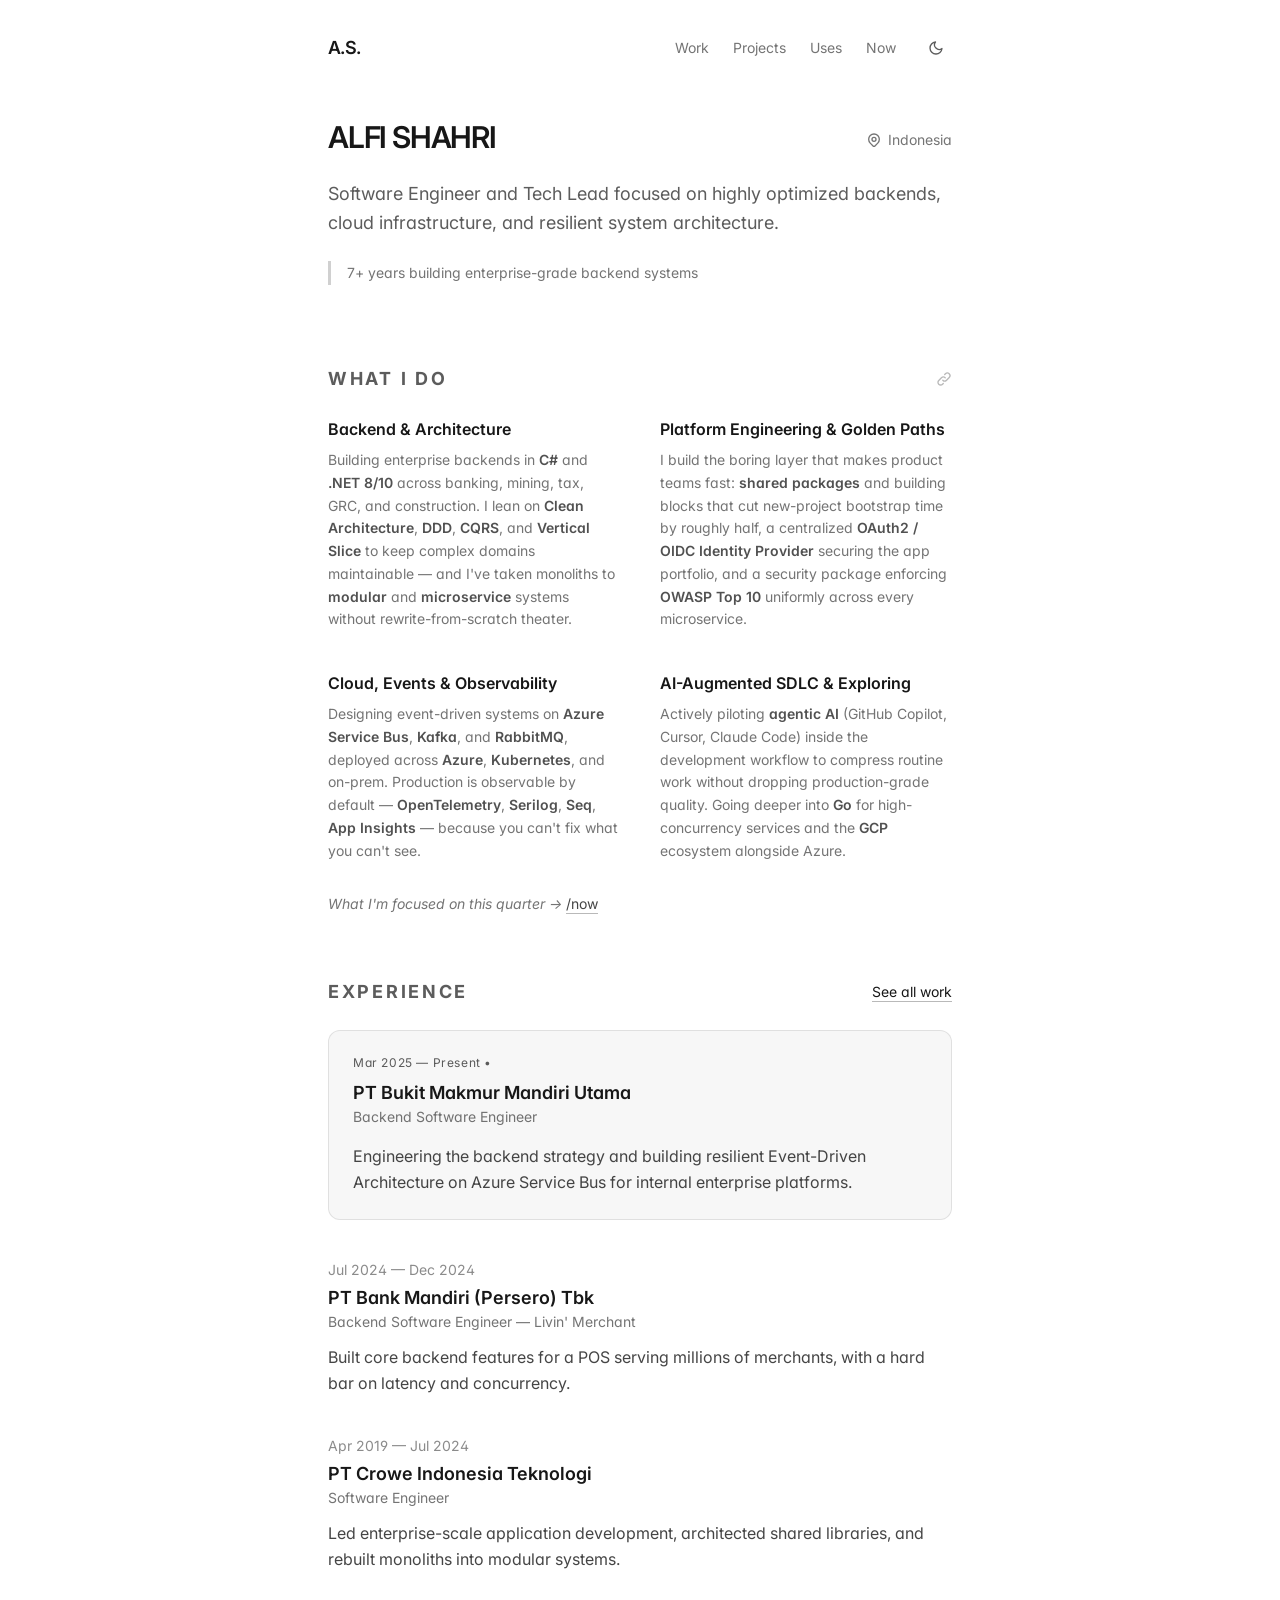
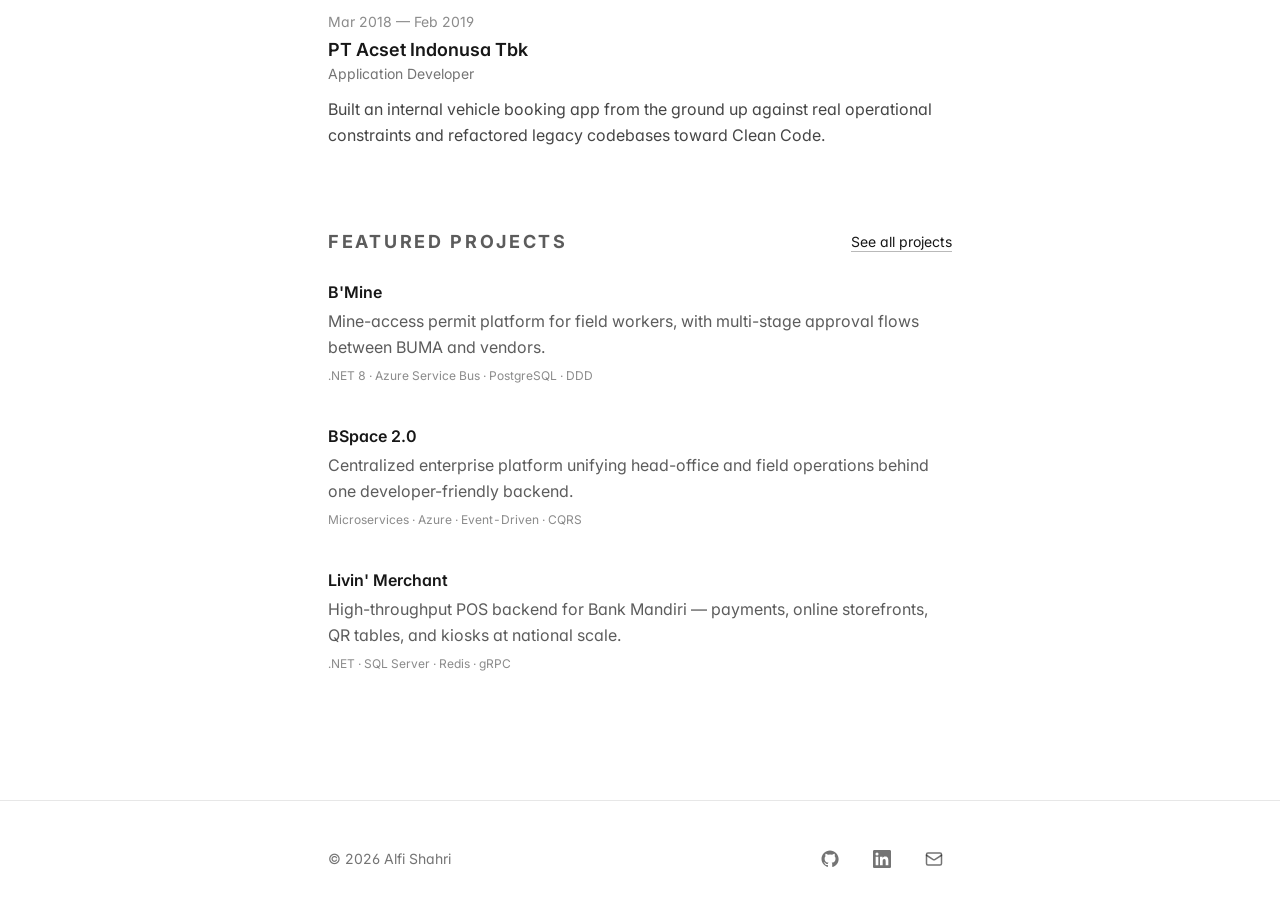
<file: index.html>
<!DOCTYPE html><html lang="en" class="scroll-smooth"> <head><meta charset="UTF-8"><meta name="viewport" content="width=device-width, initial-scale=1"><meta name="description" content="Senior Software Engineer and Tech Lead focused on highly optimized backends, cloud infrastructure, and resilient system architecture."><meta name="generator" content="Astro v6.1.6"><title>Alfi Shahri — Software Engineer</title><link rel="icon" href="/favicon.svg" type="image/svg+xml"><link rel="preconnect" href="https://fonts.googleapis.com"><link rel="preconnect" href="https://fonts.gstatic.com" crossorigin><link href="https://fonts.googleapis.com/css2?family=Inter:wght@400;500;600;700&display=swap" rel="stylesheet"><script>
      (() => {
        const stored = localStorage.getItem('theme');
        const prefersDark = window.matchMedia('(prefers-color-scheme: dark)').matches;
        const theme = stored ?? (prefersDark ? 'dark' : 'light');
        document.documentElement.classList.toggle('dark', theme === 'dark');
      })();
    </script><link rel="stylesheet" href="/_astro/Section.Ww2ripwa.css"></head> <body class="min-h-screen flex flex-col"> <header class="w-full"> <div class="max-w-readable mx-auto px-6 py-8 flex items-center justify-between"> <a href="/" class="font-semibold tracking-tightest text-lg no-underline">A.S.</a> <nav class="flex items-center gap-6 text-sm"> <a href="/work" class="no-underline text-ink/60 dark:text-paper/60 hover:text-ink dark:hover:text-paper"> Work </a><a href="/projects" class="no-underline text-ink/60 dark:text-paper/60 hover:text-ink dark:hover:text-paper"> Projects </a><a href="/uses" class="no-underline text-ink/60 dark:text-paper/60 hover:text-ink dark:hover:text-paper"> Uses </a><a href="/now" class="no-underline text-ink/60 dark:text-paper/60 hover:text-ink dark:hover:text-paper"> Now </a> <button id="theme-toggle" type="button" aria-label="Toggle color theme" class="inline-flex items-center justify-center w-8 h-8 rounded-full text-ink/70 dark:text-paper/70 hover:text-ink dark:hover:text-paper transition-colors"> <svg class="block dark:hidden" xmlns="http://www.w3.org/2000/svg" width="16" height="16" viewBox="0 0 24 24" fill="none" stroke="currentColor" stroke-width="2" stroke-linecap="round" stroke-linejoin="round"><path d="M21 12.79A9 9 0 1 1 11.21 3 7 7 0 0 0 21 12.79Z"></path></svg> <svg class="hidden dark:block" xmlns="http://www.w3.org/2000/svg" width="16" height="16" viewBox="0 0 24 24" fill="none" stroke="currentColor" stroke-width="2" stroke-linecap="round" stroke-linejoin="round"><circle cx="12" cy="12" r="4"></circle><path d="M12 2v2M12 20v2M4.93 4.93l1.41 1.41M17.66 17.66l1.41 1.41M2 12h2M20 12h2M4.93 19.07l1.41-1.41M17.66 6.34l1.41-1.41"></path></svg> </button> <script>
  (() => {
    const btn = document.getElementById('theme-toggle');
    if (!btn) return;
    btn.addEventListener('click', () => {
      const isDark = document.documentElement.classList.toggle('dark');
      localStorage.setItem('theme', isDark ? 'dark' : 'light');
    });
  })();
</script> </nav> </div> </header> <main class="flex-1">   <section class="max-w-readable mx-auto px-6 pt-6 pb-12"> <div class="flex flex-col sm:flex-row sm:items-baseline sm:justify-between gap-2 mb-6"> <h1 class="font-display text-3xl sm:text-xl md:text-3xl leading-[1.15] tracking-tightest font-semibold">
ALFI SHAHRI
</h1> <p class="text-sm text-ink/60 dark:text-paper/60 flex items-center gap-1.5 whitespace-nowrap"> <svg class="size-4" fill="none" stroke="currentColor" viewBox="0 0 24 24" xmlns="http://www.w3.org/2000/svg"><path stroke-linecap="round" stroke-linejoin="round" stroke-width="2" d="M17.657 16.657L13.414 20.9a1.998 1.998 0 01-2.827 0l-4.243-4.243a8 8 0 1111.314 0zb"></path><path stroke-linecap="round" stroke-linejoin="round" stroke-width="2" d="M15 11a3 3 0 11-6 0 3 3 0 016 0z"></path></svg>
Indonesia
</p> </div> <p class="text-lg text-ink/70 dark:text-paper/70 leading-relaxed">
Software Engineer and Tech Lead focused on highly optimized backends,
      cloud infrastructure, and resilient system architecture.
</p> <p class="mt-6 text-sm text-ink/60 dark:text-paper/60 border-l-[3px] border-ink/20 dark:border-paper/20 pl-4 py-0.5">
7+ years building enterprise-grade backend systems
</p> </section>  <section id="what-i-do" class="max-w-readable mx-auto px-6 py-8 "> <div class="flex items-center justify-between mb-6"> <h2 class="text-lg font-bold uppercase tracking-[0.15em] text-ink/70 dark:text-paper/70"> What I do </h2> <a href="#what-i-do" class="text-ink/30 hover:text-ink dark:text-paper/30 dark:hover:text-paper transition-colors" aria-label="Link to What I do"> <svg class="size-4" fill="none" stroke="currentColor" viewBox="0 0 24 24" xmlns="http://www.w3.org/2000/svg"> <path stroke-linecap="round" stroke-linejoin="round" stroke-width="2" d="M13.828 10.172a4 4 0 00-5.656 0l-4 4a4 4 0 105.656 5.656l1.102-1.101m-.758-4.899a4 4 0 005.656 0l4-4a4 4 0 00-5.656-5.656l-1.1 1.1"></path> </svg> </a> </div>  <div class="grid grid-cols-1 sm:grid-cols-2 gap-10"> <div> <h3 class="font-semibold text-base mb-2">Backend &amp; Architecture</h3> <p class="text-ink/60 dark:text-paper/60 leading-relaxed text-sm">Building enterprise backends in <strong class='font-semibold text-ink/75 dark:text-paper/75'>C#</strong> and <strong class='font-semibold text-ink/75 dark:text-paper/75'>.NET 8/10</strong> across banking, mining, tax, GRC, and construction. I lean on <strong class='font-semibold text-ink/75 dark:text-paper/75'>Clean Architecture</strong>, <strong class='font-semibold text-ink/75 dark:text-paper/75'>DDD</strong>, <strong class='font-semibold text-ink/75 dark:text-paper/75'>CQRS</strong>, and <strong class='font-semibold text-ink/75 dark:text-paper/75'>Vertical Slice</strong> to keep complex domains maintainable — and I've taken monoliths to <strong class='font-semibold text-ink/75 dark:text-paper/75'>modular</strong> and <strong class='font-semibold text-ink/75 dark:text-paper/75'>microservice</strong> systems without rewrite-from-scratch theater.</p> </div><div> <h3 class="font-semibold text-base mb-2">Platform Engineering &amp; Golden Paths</h3> <p class="text-ink/60 dark:text-paper/60 leading-relaxed text-sm">I build the boring layer that makes product teams fast: <strong class='font-semibold text-ink/75 dark:text-paper/75'>shared packages</strong> and building blocks that cut new-project bootstrap time by roughly half, a centralized <strong class='font-semibold text-ink/75 dark:text-paper/75'>OAuth2 / OIDC Identity Provider</strong> securing the app portfolio, and a security package enforcing <strong class='font-semibold text-ink/75 dark:text-paper/75'>OWASP Top 10</strong> uniformly across every microservice.</p> </div><div> <h3 class="font-semibold text-base mb-2">Cloud, Events &amp; Observability</h3> <p class="text-ink/60 dark:text-paper/60 leading-relaxed text-sm">Designing event-driven systems on <strong class='font-semibold text-ink/75 dark:text-paper/75'>Azure Service Bus</strong>, <strong class='font-semibold text-ink/75 dark:text-paper/75'>Kafka</strong>, and <strong class='font-semibold text-ink/75 dark:text-paper/75'>RabbitMQ</strong>, deployed across <strong class='font-semibold text-ink/75 dark:text-paper/75'>Azure</strong>, <strong class='font-semibold text-ink/75 dark:text-paper/75'>Kubernetes</strong>, and on-prem. Production is observable by default — <strong class='font-semibold text-ink/75 dark:text-paper/75'>OpenTelemetry</strong>, <strong class='font-semibold text-ink/75 dark:text-paper/75'>Serilog</strong>, <strong class='font-semibold text-ink/75 dark:text-paper/75'>Seq</strong>, <strong class='font-semibold text-ink/75 dark:text-paper/75'>App Insights</strong> — because you can't fix what you can't see.</p> </div><div> <h3 class="font-semibold text-base mb-2">AI-Augmented SDLC &amp; Exploring</h3> <p class="text-ink/60 dark:text-paper/60 leading-relaxed text-sm">Actively piloting <strong class='font-semibold text-ink/75 dark:text-paper/75'>agentic AI</strong> (GitHub Copilot, Cursor, Claude Code) inside the development workflow to compress routine work without dropping production-grade quality. Going deeper into <strong class='font-semibold text-ink/75 dark:text-paper/75'>Go</strong> for high-concurrency services and the <strong class='font-semibold text-ink/75 dark:text-paper/75'>GCP</strong> ecosystem alongside Azure.</p> </div> </div> <p class="mt-8 text-sm italic text-ink/60 dark:text-paper/60">
What I'm focused on this quarter →
<a href="/now" class="text-ink/80 dark:text-paper/80 hover:text-ink dark:hover:text-paper underline underline-offset-4 not-italic">/now</a> </p>  </section>  <section id="work" class="max-w-readable mx-auto px-6 py-8 "> <div class="flex items-center justify-between mb-6"> <h2 class="text-lg font-bold uppercase tracking-[0.15em] text-ink/70 dark:text-paper/70"> Experience </h2> <a href="/work" class="text-sm underline underline-offset-4 decoration-ink/30 dark:decoration-paper/30 hover:decoration-ink dark:hover:decoration-paper text-ink dark:text-paper transition-colors"> See all work </a> </div>  <ol class="space-y-10"> <li> <div class="p-6 rounded-xl bg-ink/[0.03] dark:bg-paper/[0.03] border border-ink/10 dark:border-paper/10"> <p class="text-xs text-ink/70 dark:text-paper/70 tracking-wider mb-2"> Mar 2025 — Present &bull;
</p> <div class="mb-4"> <p class="font-semibold text-lg">PT Bukit Makmur Mandiri Utama</p> <p class="text-ink/60 dark:text-paper/60 text-sm"> Backend Software Engineer </p> </div> <p class="text-ink/80 dark:text-paper/80 leading-relaxed"> Engineering the backend strategy and building resilient Event-Driven Architecture on Azure Service Bus for internal enterprise platforms. </p> </div> </li><li> <div class="mb-4"> <p class="text-ink/50 dark:text-paper/50 text-sm mb-1"> Jul 2024 — Dec 2024 </p> <p class="font-semibold text-lg">PT Bank Mandiri (Persero) Tbk</p> <p class="text-ink/60 dark:text-paper/60 text-sm mb-3"> Backend Software Engineer — Livin&#39; Merchant </p> <p class="text-ink/80 dark:text-paper/80 leading-relaxed"> Built core backend features for a POS serving millions of merchants, with a hard bar on latency and concurrency. </p> </div> </li><li> <div class="mb-4"> <p class="text-ink/50 dark:text-paper/50 text-sm mb-1"> Apr 2019 — Jul 2024 </p> <p class="font-semibold text-lg">PT Crowe Indonesia Teknologi</p> <p class="text-ink/60 dark:text-paper/60 text-sm mb-3"> Software Engineer </p> <p class="text-ink/80 dark:text-paper/80 leading-relaxed"> Led enterprise-scale application development, architected shared libraries, and rebuilt monoliths into modular systems. </p> </div> </li><li> <div class="mb-4"> <p class="text-ink/50 dark:text-paper/50 text-sm mb-1"> Mar 2018 — Feb 2019 </p> <p class="font-semibold text-lg">PT Acset Indonusa Tbk</p> <p class="text-ink/60 dark:text-paper/60 text-sm mb-3"> Application Developer </p> <p class="text-ink/80 dark:text-paper/80 leading-relaxed"> Built an internal vehicle booking app from the ground up against real operational constraints and refactored legacy codebases toward Clean Code. </p> </div> </li> </ol>  </section>  <section id="projects" class="max-w-readable mx-auto px-6 py-8 "> <div class="flex items-center justify-between mb-6"> <h2 class="text-lg font-bold uppercase tracking-[0.15em] text-ink/70 dark:text-paper/70"> Featured projects </h2> <a href="/projects" class="text-sm underline underline-offset-4 decoration-ink/30 dark:decoration-paper/30 hover:decoration-ink dark:hover:decoration-paper text-ink dark:text-paper transition-colors"> See all projects </a> </div>  <div class="space-y-10"> <article> <h3 class="font-semibold text-base mb-1">B&#39;Mine</h3> <p class="text-ink/70 dark:text-paper/70 leading-relaxed"> Mine-access permit platform for field workers, with multi-stage approval flows between BUMA and vendors. </p> <p class="mt-2 text-xs text-ink/50 dark:text-paper/50 tabular-nums"> .NET 8 · Azure Service Bus · PostgreSQL · DDD </p> </article><article> <h3 class="font-semibold text-base mb-1">BSpace 2.0</h3> <p class="text-ink/70 dark:text-paper/70 leading-relaxed"> Centralized enterprise platform unifying head-office and field operations behind one developer-friendly backend. </p> <p class="mt-2 text-xs text-ink/50 dark:text-paper/50 tabular-nums"> Microservices · Azure · Event-Driven · CQRS </p> </article><article> <h3 class="font-semibold text-base mb-1">Livin&#39; Merchant</h3> <p class="text-ink/70 dark:text-paper/70 leading-relaxed"> High-throughput POS backend for Bank Mandiri — payments, online storefronts, QR tables, and kiosks at national scale. </p> <p class="mt-2 text-xs text-ink/50 dark:text-paper/50 tabular-nums"> .NET · SQL Server · Redis · gRPC </p> </article> </div>  </section>  </main> <footer class="w-full border-t border-ink/10 dark:border-paper/10 mt-24"> <div class="max-w-readable mx-auto px-6 py-10 flex flex-col sm:flex-row items-start sm:items-center justify-between gap-4 text-sm text-ink/60 dark:text-paper/60"> <p>© 2026 Alfi Shahri</p> <ul class="flex items-center gap-4"> <li> <a href="https://github.com/alshadev" target="_blank" rel="noopener noreferrer" aria-label="GitHub" title="GitHub" class="inline-flex items-center justify-center w-9 h-9 rounded-full no-underline text-ink/60 dark:text-paper/60 hover:text-ink dark:hover:text-paper hover:bg-ink/[0.05] dark:hover:bg-paper/[0.05] transition-colors"> <svg xmlns="http://www.w3.org/2000/svg" width="18" height="18" viewBox="0 0 24 24" fill="currentColor" aria-hidden="true"> <path d="M12 .5C5.73.5.67 5.56.67 11.83c0 5.02 3.25 9.27 7.76 10.77.57.1.78-.25.78-.55 0-.27-.01-1.17-.02-2.13-3.16.69-3.83-1.34-3.83-1.34-.52-1.32-1.27-1.67-1.27-1.67-1.04-.71.08-.69.08-.69 1.15.08 1.76 1.18 1.76 1.18 1.02 1.75 2.68 1.24 3.33.95.1-.74.4-1.24.73-1.53-2.52-.29-5.17-1.26-5.17-5.61 0-1.24.44-2.25 1.17-3.04-.12-.29-.51-1.45.11-3.01 0 0 .96-.31 3.14 1.16a10.9 10.9 0 015.72 0c2.18-1.47 3.14-1.16 3.14-1.16.62 1.56.23 2.72.11 3.01.73.79 1.17 1.8 1.17 3.04 0 4.36-2.66 5.31-5.19 5.59.41.36.78 1.06.78 2.13 0 1.54-.01 2.78-.01 3.16 0 .31.21.66.79.55 4.5-1.5 7.75-5.75 7.75-10.77C23.33 5.56 18.27.5 12 .5z"></path> </svg>   </a> </li><li> <a href="https://www.linkedin.com/in/alfishahri/" target="_blank" rel="noopener noreferrer" aria-label="LinkedIn" title="LinkedIn" class="inline-flex items-center justify-center w-9 h-9 rounded-full no-underline text-ink/60 dark:text-paper/60 hover:text-ink dark:hover:text-paper hover:bg-ink/[0.05] dark:hover:bg-paper/[0.05] transition-colors">  <svg xmlns="http://www.w3.org/2000/svg" width="18" height="18" viewBox="0 0 24 24" fill="currentColor" aria-hidden="true"> <path d="M20.45 20.45h-3.56v-5.57c0-1.33-.02-3.04-1.85-3.04-1.86 0-2.14 1.45-2.14 2.94v5.67H9.34V9h3.42v1.56h.05c.48-.9 1.64-1.85 3.38-1.85 3.61 0 4.27 2.37 4.27 5.46v6.28zM5.34 7.43a2.06 2.06 0 110-4.12 2.06 2.06 0 010 4.12zM7.12 20.45H3.56V9h3.56v11.45zM22.22 0H1.77C.79 0 0 .77 0 1.72v20.56C0 23.23.79 24 1.77 24h20.45c.99 0 1.78-.77 1.78-1.72V1.72C24 .77 23.21 0 22.22 0z"></path> </svg>  </a> </li><li> <a href="mailto:alfishahri.dev@gmail.com" aria-label="Email" title="Email" class="inline-flex items-center justify-center w-9 h-9 rounded-full no-underline text-ink/60 dark:text-paper/60 hover:text-ink dark:hover:text-paper hover:bg-ink/[0.05] dark:hover:bg-paper/[0.05] transition-colors">   <svg xmlns="http://www.w3.org/2000/svg" width="18" height="18" viewBox="0 0 24 24" fill="none" stroke="currentColor" stroke-width="2" stroke-linecap="round" stroke-linejoin="round" aria-hidden="true"> <rect width="20" height="16" x="2" y="4" rx="2"></rect> <path d="m22 7-8.97 5.7a1.94 1.94 0 0 1-2.06 0L2 7"></path> </svg> </a> </li> </ul> </div> </footer> </body></html>
</file>
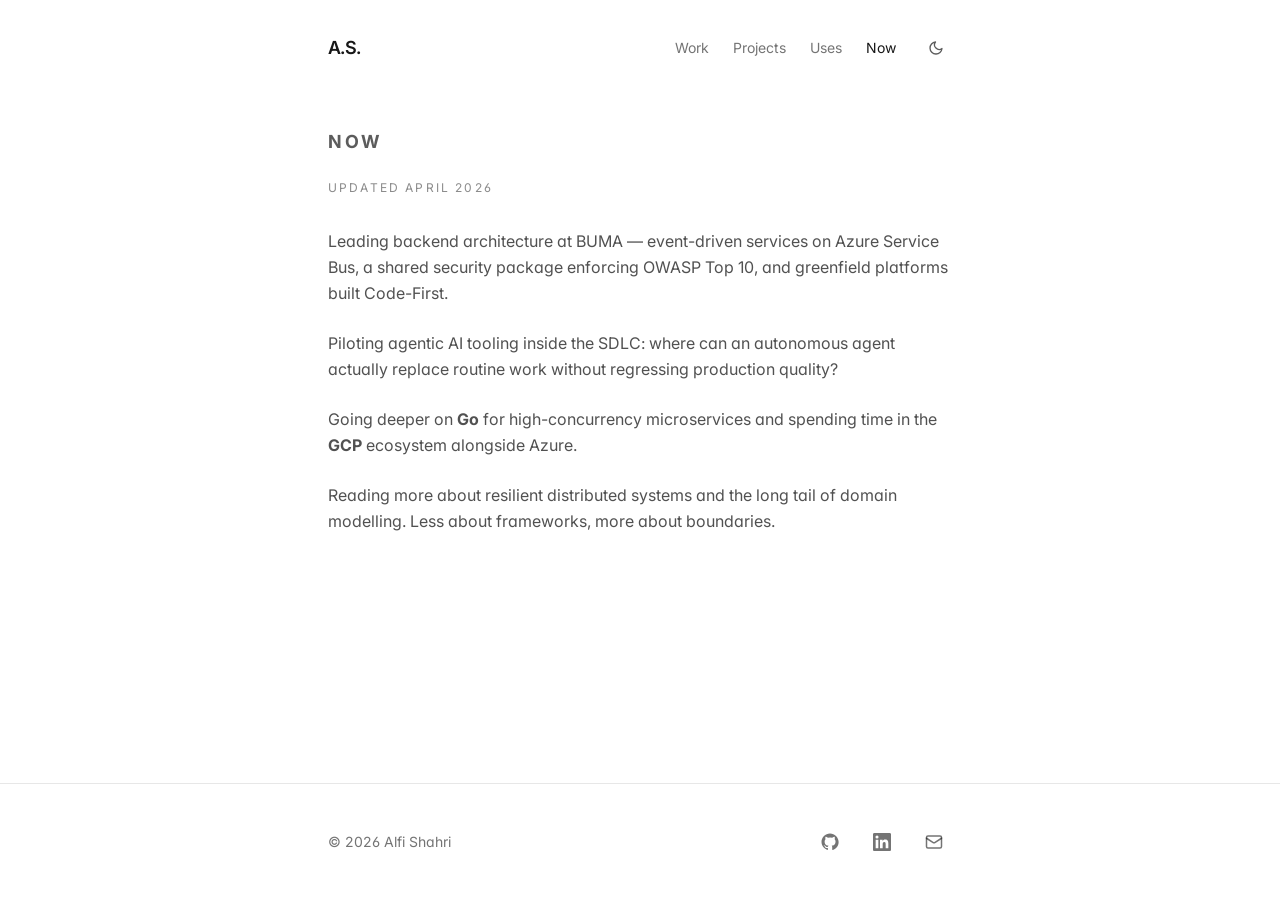
<file: now/index.html>
<!DOCTYPE html><html lang="en" class="scroll-smooth"> <head><meta charset="UTF-8"><meta name="viewport" content="width=device-width, initial-scale=1"><meta name="description" content="What I'm currently focused on."><meta name="generator" content="Astro v6.1.6"><title>Now — Alfi Shahri</title><link rel="icon" href="/favicon.svg" type="image/svg+xml"><link rel="preconnect" href="https://fonts.googleapis.com"><link rel="preconnect" href="https://fonts.gstatic.com" crossorigin><link href="https://fonts.googleapis.com/css2?family=Inter:wght@400;500;600;700&display=swap" rel="stylesheet"><script>
      (() => {
        const stored = localStorage.getItem('theme');
        const prefersDark = window.matchMedia('(prefers-color-scheme: dark)').matches;
        const theme = stored ?? (prefersDark ? 'dark' : 'light');
        document.documentElement.classList.toggle('dark', theme === 'dark');
      })();
    </script><link rel="stylesheet" href="/_astro/Section.Ww2ripwa.css"></head> <body class="min-h-screen flex flex-col"> <header class="w-full"> <div class="max-w-readable mx-auto px-6 py-8 flex items-center justify-between"> <a href="/" class="font-semibold tracking-tightest text-lg no-underline">A.S.</a> <nav class="flex items-center gap-6 text-sm"> <a href="/work" class="no-underline text-ink/60 dark:text-paper/60 hover:text-ink dark:hover:text-paper"> Work </a><a href="/projects" class="no-underline text-ink/60 dark:text-paper/60 hover:text-ink dark:hover:text-paper"> Projects </a><a href="/uses" class="no-underline text-ink/60 dark:text-paper/60 hover:text-ink dark:hover:text-paper"> Uses </a><a href="/now" class="no-underline text-ink dark:text-paper"> Now </a> <button id="theme-toggle" type="button" aria-label="Toggle color theme" class="inline-flex items-center justify-center w-8 h-8 rounded-full text-ink/70 dark:text-paper/70 hover:text-ink dark:hover:text-paper transition-colors"> <svg class="block dark:hidden" xmlns="http://www.w3.org/2000/svg" width="16" height="16" viewBox="0 0 24 24" fill="none" stroke="currentColor" stroke-width="2" stroke-linecap="round" stroke-linejoin="round"><path d="M21 12.79A9 9 0 1 1 11.21 3 7 7 0 0 0 21 12.79Z"></path></svg> <svg class="hidden dark:block" xmlns="http://www.w3.org/2000/svg" width="16" height="16" viewBox="0 0 24 24" fill="none" stroke="currentColor" stroke-width="2" stroke-linecap="round" stroke-linejoin="round"><circle cx="12" cy="12" r="4"></circle><path d="M12 2v2M12 20v2M4.93 4.93l1.41 1.41M17.66 17.66l1.41 1.41M2 12h2M20 12h2M4.93 19.07l1.41-1.41M17.66 6.34l1.41-1.41"></path></svg> </button> <script>
  (() => {
    const btn = document.getElementById('theme-toggle');
    if (!btn) return;
    btn.addEventListener('click', () => {
      const isDark = document.documentElement.classList.toggle('dark');
      localStorage.setItem('theme', isDark ? 'dark' : 'light');
    });
  })();
</script> </nav> </div> </header> <main class="flex-1">  <section class="max-w-readable mx-auto px-6 py-8 "> <div class="flex items-center justify-between mb-6"> <h2 class="text-lg font-bold uppercase tracking-[0.15em] text-ink/70 dark:text-paper/70"> Now </h2>  </div>  <p class="text-xs uppercase tracking-[0.18em] text-ink/50 dark:text-paper/50 mb-8">
Updated April 2026 </p> <div class="space-y-6 text-ink/75 dark:text-paper/75 leading-relaxed"> <p>
Leading backend architecture at BUMA — event-driven services on Azure
        Service Bus, a shared security package enforcing OWASP Top 10, and
        greenfield platforms built Code-First.
</p> <p>
Piloting agentic AI tooling inside the SDLC: where can an autonomous
        agent actually replace routine work without regressing production
        quality?
</p> <p>
Going deeper on <strong>Go</strong> for high-concurrency microservices and
        spending time in the <strong>GCP</strong> ecosystem alongside Azure.
</p> <p>
Reading more about resilient distributed systems and the long tail of
        domain modelling. Less about frameworks, more about boundaries.
</p> </div>  </section>  </main> <footer class="w-full border-t border-ink/10 dark:border-paper/10 mt-24"> <div class="max-w-readable mx-auto px-6 py-10 flex flex-col sm:flex-row items-start sm:items-center justify-between gap-4 text-sm text-ink/60 dark:text-paper/60"> <p>© 2026 Alfi Shahri</p> <ul class="flex items-center gap-4"> <li> <a href="https://github.com/alshadev" target="_blank" rel="noopener noreferrer" aria-label="GitHub" title="GitHub" class="inline-flex items-center justify-center w-9 h-9 rounded-full no-underline text-ink/60 dark:text-paper/60 hover:text-ink dark:hover:text-paper hover:bg-ink/[0.05] dark:hover:bg-paper/[0.05] transition-colors"> <svg xmlns="http://www.w3.org/2000/svg" width="18" height="18" viewBox="0 0 24 24" fill="currentColor" aria-hidden="true"> <path d="M12 .5C5.73.5.67 5.56.67 11.83c0 5.02 3.25 9.27 7.76 10.77.57.1.78-.25.78-.55 0-.27-.01-1.17-.02-2.13-3.16.69-3.83-1.34-3.83-1.34-.52-1.32-1.27-1.67-1.27-1.67-1.04-.71.08-.69.08-.69 1.15.08 1.76 1.18 1.76 1.18 1.02 1.75 2.68 1.24 3.33.95.1-.74.4-1.24.73-1.53-2.52-.29-5.17-1.26-5.17-5.61 0-1.24.44-2.25 1.17-3.04-.12-.29-.51-1.45.11-3.01 0 0 .96-.31 3.14 1.16a10.9 10.9 0 015.72 0c2.18-1.47 3.14-1.16 3.14-1.16.62 1.56.23 2.72.11 3.01.73.79 1.17 1.8 1.17 3.04 0 4.36-2.66 5.31-5.19 5.59.41.36.78 1.06.78 2.13 0 1.54-.01 2.78-.01 3.16 0 .31.21.66.79.55 4.5-1.5 7.75-5.75 7.75-10.77C23.33 5.56 18.27.5 12 .5z"></path> </svg>   </a> </li><li> <a href="https://www.linkedin.com/in/alfishahri/" target="_blank" rel="noopener noreferrer" aria-label="LinkedIn" title="LinkedIn" class="inline-flex items-center justify-center w-9 h-9 rounded-full no-underline text-ink/60 dark:text-paper/60 hover:text-ink dark:hover:text-paper hover:bg-ink/[0.05] dark:hover:bg-paper/[0.05] transition-colors">  <svg xmlns="http://www.w3.org/2000/svg" width="18" height="18" viewBox="0 0 24 24" fill="currentColor" aria-hidden="true"> <path d="M20.45 20.45h-3.56v-5.57c0-1.33-.02-3.04-1.85-3.04-1.86 0-2.14 1.45-2.14 2.94v5.67H9.34V9h3.42v1.56h.05c.48-.9 1.64-1.85 3.38-1.85 3.61 0 4.27 2.37 4.27 5.46v6.28zM5.34 7.43a2.06 2.06 0 110-4.12 2.06 2.06 0 010 4.12zM7.12 20.45H3.56V9h3.56v11.45zM22.22 0H1.77C.79 0 0 .77 0 1.72v20.56C0 23.23.79 24 1.77 24h20.45c.99 0 1.78-.77 1.78-1.72V1.72C24 .77 23.21 0 22.22 0z"></path> </svg>  </a> </li><li> <a href="mailto:alfishahri.dev@gmail.com" aria-label="Email" title="Email" class="inline-flex items-center justify-center w-9 h-9 rounded-full no-underline text-ink/60 dark:text-paper/60 hover:text-ink dark:hover:text-paper hover:bg-ink/[0.05] dark:hover:bg-paper/[0.05] transition-colors">   <svg xmlns="http://www.w3.org/2000/svg" width="18" height="18" viewBox="0 0 24 24" fill="none" stroke="currentColor" stroke-width="2" stroke-linecap="round" stroke-linejoin="round" aria-hidden="true"> <rect width="20" height="16" x="2" y="4" rx="2"></rect> <path d="m22 7-8.97 5.7a1.94 1.94 0 0 1-2.06 0L2 7"></path> </svg> </a> </li> </ul> </div> </footer> </body></html>
</file>
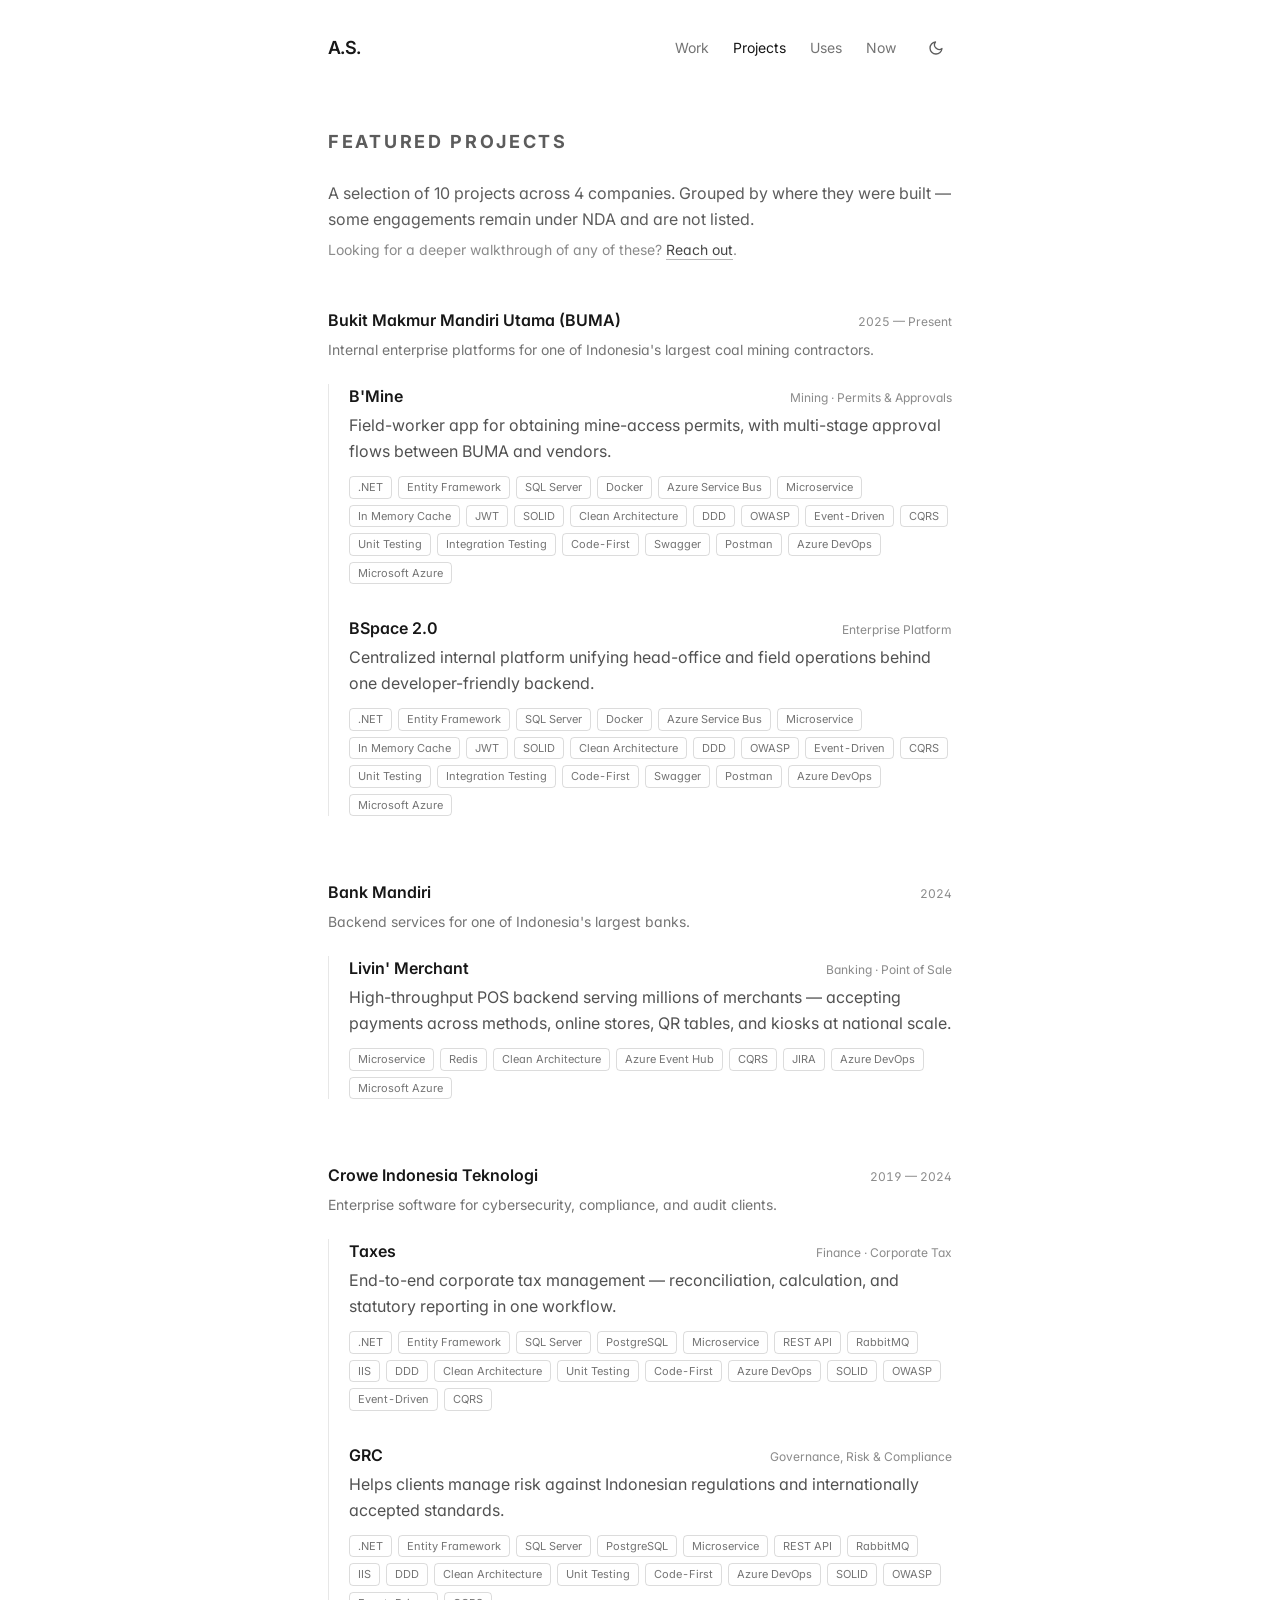
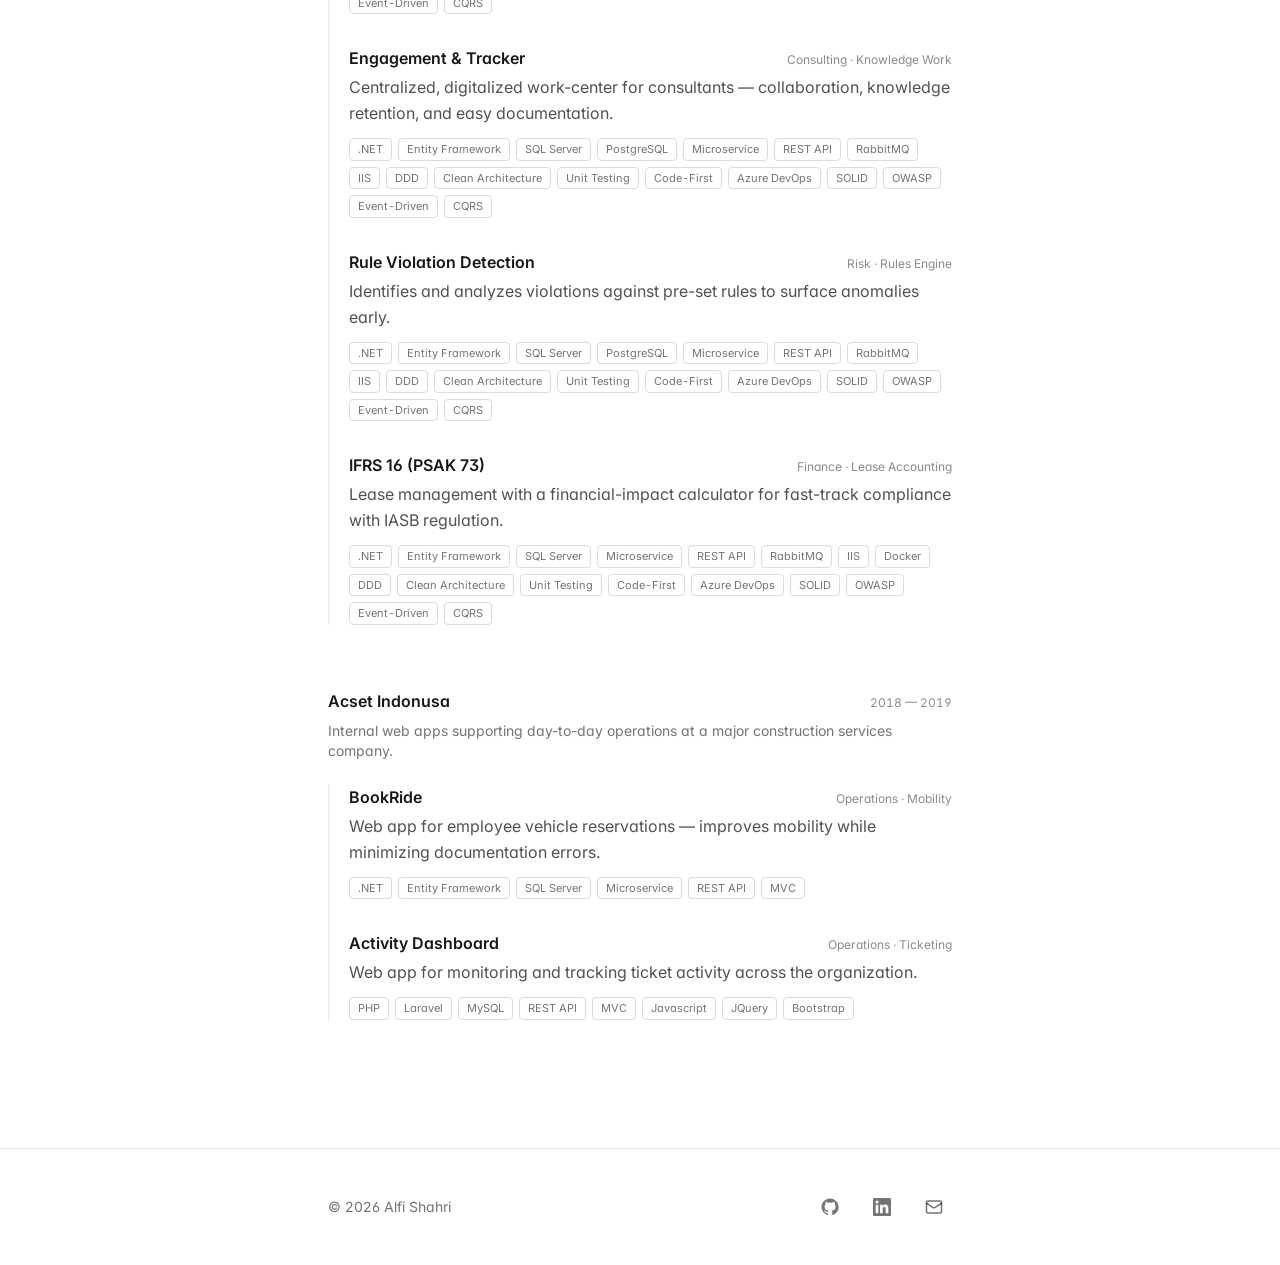
<file: projects/index.html>
<!DOCTYPE html><html lang="en" class="scroll-smooth"> <head><meta charset="UTF-8"><meta name="viewport" content="width=device-width, initial-scale=1"><meta name="description" content="Selected work and shipped products across mining, banking, consulting, and construction."><meta name="generator" content="Astro v6.1.6"><title>Projects — Alfi Shahri</title><link rel="icon" href="/favicon.svg" type="image/svg+xml"><link rel="preconnect" href="https://fonts.googleapis.com"><link rel="preconnect" href="https://fonts.gstatic.com" crossorigin><link href="https://fonts.googleapis.com/css2?family=Inter:wght@400;500;600;700&display=swap" rel="stylesheet"><script>
      (() => {
        const stored = localStorage.getItem('theme');
        const prefersDark = window.matchMedia('(prefers-color-scheme: dark)').matches;
        const theme = stored ?? (prefersDark ? 'dark' : 'light');
        document.documentElement.classList.toggle('dark', theme === 'dark');
      })();
    </script><link rel="stylesheet" href="/_astro/Section.Ww2ripwa.css"></head> <body class="min-h-screen flex flex-col"> <header class="w-full"> <div class="max-w-readable mx-auto px-6 py-8 flex items-center justify-between"> <a href="/" class="font-semibold tracking-tightest text-lg no-underline">A.S.</a> <nav class="flex items-center gap-6 text-sm"> <a href="/work" class="no-underline text-ink/60 dark:text-paper/60 hover:text-ink dark:hover:text-paper"> Work </a><a href="/projects" class="no-underline text-ink dark:text-paper"> Projects </a><a href="/uses" class="no-underline text-ink/60 dark:text-paper/60 hover:text-ink dark:hover:text-paper"> Uses </a><a href="/now" class="no-underline text-ink/60 dark:text-paper/60 hover:text-ink dark:hover:text-paper"> Now </a> <button id="theme-toggle" type="button" aria-label="Toggle color theme" class="inline-flex items-center justify-center w-8 h-8 rounded-full text-ink/70 dark:text-paper/70 hover:text-ink dark:hover:text-paper transition-colors"> <svg class="block dark:hidden" xmlns="http://www.w3.org/2000/svg" width="16" height="16" viewBox="0 0 24 24" fill="none" stroke="currentColor" stroke-width="2" stroke-linecap="round" stroke-linejoin="round"><path d="M21 12.79A9 9 0 1 1 11.21 3 7 7 0 0 0 21 12.79Z"></path></svg> <svg class="hidden dark:block" xmlns="http://www.w3.org/2000/svg" width="16" height="16" viewBox="0 0 24 24" fill="none" stroke="currentColor" stroke-width="2" stroke-linecap="round" stroke-linejoin="round"><circle cx="12" cy="12" r="4"></circle><path d="M12 2v2M12 20v2M4.93 4.93l1.41 1.41M17.66 17.66l1.41 1.41M2 12h2M20 12h2M4.93 19.07l1.41-1.41M17.66 6.34l1.41-1.41"></path></svg> </button> <script>
  (() => {
    const btn = document.getElementById('theme-toggle');
    if (!btn) return;
    btn.addEventListener('click', () => {
      const isDark = document.documentElement.classList.toggle('dark');
      localStorage.setItem('theme', isDark ? 'dark' : 'light');
    });
  })();
</script> </nav> </div> </header> <main class="flex-1">  <section class="max-w-readable mx-auto px-6 py-8 "> <div class="flex items-center justify-between mb-6"> <h2 class="text-lg font-bold uppercase tracking-[0.15em] text-ink/70 dark:text-paper/70"> Featured Projects </h2>  </div>  <p class="text-ink/70 dark:text-paper/70 leading-relaxed mb-2">
A selection of 10 projects across 4 companies. Grouped
      by where they were built — some engagements remain under NDA and are not listed.
</p> <p class="text-sm text-ink/50 dark:text-paper/50 mb-12">
Looking for a deeper walkthrough of any of these? <a href="mailto:alfishahri.dev@gmail.com" class="text-ink/80 dark:text-paper/80 hover:text-ink dark:hover:text-paper underline underline-offset-4">Reach out</a>.
</p> <div class="space-y-16"> <section> <header class="flex flex-col sm:flex-row sm:items-baseline sm:justify-between gap-1 mb-2"> <h3 class="font-semibold text-base">Bukit Makmur Mandiri Utama (BUMA)</h3> <p class="text-xs text-ink/50 dark:text-paper/50 tabular-nums whitespace-nowrap"> 2025 — Present </p> </header> <p class="text-sm text-ink/60 dark:text-paper/60 mb-6">Internal enterprise platforms for one of Indonesia&#39;s largest coal mining contractors.</p> <ul class="space-y-8 border-l border-ink/10 dark:border-paper/10 pl-5"> <li> <div class="flex flex-col sm:flex-row sm:items-baseline sm:justify-between gap-1 mb-1"> <h4 class="font-semibold text-base">B&#39;Mine</h4> <p class="text-xs text-ink/50 dark:text-paper/50 whitespace-nowrap"> Mining · Permits &amp; Approvals </p> </div> <p class="text-ink/75 dark:text-paper/75 leading-relaxed mb-3"> Field-worker app for obtaining mine-access permits, with multi-stage approval flows between BUMA and vendors. </p> <ul class="flex flex-wrap gap-1.5"> <li class="text-[11px] tabular-nums px-2 py-0.5 rounded-sm border border-ink/15 dark:border-paper/15 text-ink/60 dark:text-paper/60"> .NET </li><li class="text-[11px] tabular-nums px-2 py-0.5 rounded-sm border border-ink/15 dark:border-paper/15 text-ink/60 dark:text-paper/60"> Entity Framework </li><li class="text-[11px] tabular-nums px-2 py-0.5 rounded-sm border border-ink/15 dark:border-paper/15 text-ink/60 dark:text-paper/60"> SQL Server </li><li class="text-[11px] tabular-nums px-2 py-0.5 rounded-sm border border-ink/15 dark:border-paper/15 text-ink/60 dark:text-paper/60"> Docker </li><li class="text-[11px] tabular-nums px-2 py-0.5 rounded-sm border border-ink/15 dark:border-paper/15 text-ink/60 dark:text-paper/60"> Azure Service Bus </li><li class="text-[11px] tabular-nums px-2 py-0.5 rounded-sm border border-ink/15 dark:border-paper/15 text-ink/60 dark:text-paper/60"> Microservice </li><li class="text-[11px] tabular-nums px-2 py-0.5 rounded-sm border border-ink/15 dark:border-paper/15 text-ink/60 dark:text-paper/60"> In Memory Cache </li><li class="text-[11px] tabular-nums px-2 py-0.5 rounded-sm border border-ink/15 dark:border-paper/15 text-ink/60 dark:text-paper/60"> JWT </li><li class="text-[11px] tabular-nums px-2 py-0.5 rounded-sm border border-ink/15 dark:border-paper/15 text-ink/60 dark:text-paper/60"> SOLID </li><li class="text-[11px] tabular-nums px-2 py-0.5 rounded-sm border border-ink/15 dark:border-paper/15 text-ink/60 dark:text-paper/60"> Clean Architecture </li><li class="text-[11px] tabular-nums px-2 py-0.5 rounded-sm border border-ink/15 dark:border-paper/15 text-ink/60 dark:text-paper/60"> DDD </li><li class="text-[11px] tabular-nums px-2 py-0.5 rounded-sm border border-ink/15 dark:border-paper/15 text-ink/60 dark:text-paper/60"> OWASP </li><li class="text-[11px] tabular-nums px-2 py-0.5 rounded-sm border border-ink/15 dark:border-paper/15 text-ink/60 dark:text-paper/60"> Event-Driven </li><li class="text-[11px] tabular-nums px-2 py-0.5 rounded-sm border border-ink/15 dark:border-paper/15 text-ink/60 dark:text-paper/60"> CQRS </li><li class="text-[11px] tabular-nums px-2 py-0.5 rounded-sm border border-ink/15 dark:border-paper/15 text-ink/60 dark:text-paper/60"> Unit Testing </li><li class="text-[11px] tabular-nums px-2 py-0.5 rounded-sm border border-ink/15 dark:border-paper/15 text-ink/60 dark:text-paper/60"> Integration Testing </li><li class="text-[11px] tabular-nums px-2 py-0.5 rounded-sm border border-ink/15 dark:border-paper/15 text-ink/60 dark:text-paper/60"> Code-First </li><li class="text-[11px] tabular-nums px-2 py-0.5 rounded-sm border border-ink/15 dark:border-paper/15 text-ink/60 dark:text-paper/60"> Swagger </li><li class="text-[11px] tabular-nums px-2 py-0.5 rounded-sm border border-ink/15 dark:border-paper/15 text-ink/60 dark:text-paper/60"> Postman </li><li class="text-[11px] tabular-nums px-2 py-0.5 rounded-sm border border-ink/15 dark:border-paper/15 text-ink/60 dark:text-paper/60"> Azure DevOps </li><li class="text-[11px] tabular-nums px-2 py-0.5 rounded-sm border border-ink/15 dark:border-paper/15 text-ink/60 dark:text-paper/60"> Microsoft Azure </li> </ul> </li><li> <div class="flex flex-col sm:flex-row sm:items-baseline sm:justify-between gap-1 mb-1"> <h4 class="font-semibold text-base">BSpace 2.0</h4> <p class="text-xs text-ink/50 dark:text-paper/50 whitespace-nowrap"> Enterprise Platform </p> </div> <p class="text-ink/75 dark:text-paper/75 leading-relaxed mb-3"> Centralized internal platform unifying head-office and field operations behind one developer-friendly backend. </p> <ul class="flex flex-wrap gap-1.5"> <li class="text-[11px] tabular-nums px-2 py-0.5 rounded-sm border border-ink/15 dark:border-paper/15 text-ink/60 dark:text-paper/60"> .NET </li><li class="text-[11px] tabular-nums px-2 py-0.5 rounded-sm border border-ink/15 dark:border-paper/15 text-ink/60 dark:text-paper/60"> Entity Framework </li><li class="text-[11px] tabular-nums px-2 py-0.5 rounded-sm border border-ink/15 dark:border-paper/15 text-ink/60 dark:text-paper/60"> SQL Server </li><li class="text-[11px] tabular-nums px-2 py-0.5 rounded-sm border border-ink/15 dark:border-paper/15 text-ink/60 dark:text-paper/60"> Docker </li><li class="text-[11px] tabular-nums px-2 py-0.5 rounded-sm border border-ink/15 dark:border-paper/15 text-ink/60 dark:text-paper/60"> Azure Service Bus </li><li class="text-[11px] tabular-nums px-2 py-0.5 rounded-sm border border-ink/15 dark:border-paper/15 text-ink/60 dark:text-paper/60"> Microservice </li><li class="text-[11px] tabular-nums px-2 py-0.5 rounded-sm border border-ink/15 dark:border-paper/15 text-ink/60 dark:text-paper/60"> In Memory Cache </li><li class="text-[11px] tabular-nums px-2 py-0.5 rounded-sm border border-ink/15 dark:border-paper/15 text-ink/60 dark:text-paper/60"> JWT </li><li class="text-[11px] tabular-nums px-2 py-0.5 rounded-sm border border-ink/15 dark:border-paper/15 text-ink/60 dark:text-paper/60"> SOLID </li><li class="text-[11px] tabular-nums px-2 py-0.5 rounded-sm border border-ink/15 dark:border-paper/15 text-ink/60 dark:text-paper/60"> Clean Architecture </li><li class="text-[11px] tabular-nums px-2 py-0.5 rounded-sm border border-ink/15 dark:border-paper/15 text-ink/60 dark:text-paper/60"> DDD </li><li class="text-[11px] tabular-nums px-2 py-0.5 rounded-sm border border-ink/15 dark:border-paper/15 text-ink/60 dark:text-paper/60"> OWASP </li><li class="text-[11px] tabular-nums px-2 py-0.5 rounded-sm border border-ink/15 dark:border-paper/15 text-ink/60 dark:text-paper/60"> Event-Driven </li><li class="text-[11px] tabular-nums px-2 py-0.5 rounded-sm border border-ink/15 dark:border-paper/15 text-ink/60 dark:text-paper/60"> CQRS </li><li class="text-[11px] tabular-nums px-2 py-0.5 rounded-sm border border-ink/15 dark:border-paper/15 text-ink/60 dark:text-paper/60"> Unit Testing </li><li class="text-[11px] tabular-nums px-2 py-0.5 rounded-sm border border-ink/15 dark:border-paper/15 text-ink/60 dark:text-paper/60"> Integration Testing </li><li class="text-[11px] tabular-nums px-2 py-0.5 rounded-sm border border-ink/15 dark:border-paper/15 text-ink/60 dark:text-paper/60"> Code-First </li><li class="text-[11px] tabular-nums px-2 py-0.5 rounded-sm border border-ink/15 dark:border-paper/15 text-ink/60 dark:text-paper/60"> Swagger </li><li class="text-[11px] tabular-nums px-2 py-0.5 rounded-sm border border-ink/15 dark:border-paper/15 text-ink/60 dark:text-paper/60"> Postman </li><li class="text-[11px] tabular-nums px-2 py-0.5 rounded-sm border border-ink/15 dark:border-paper/15 text-ink/60 dark:text-paper/60"> Azure DevOps </li><li class="text-[11px] tabular-nums px-2 py-0.5 rounded-sm border border-ink/15 dark:border-paper/15 text-ink/60 dark:text-paper/60"> Microsoft Azure </li> </ul> </li> </ul> </section><section> <header class="flex flex-col sm:flex-row sm:items-baseline sm:justify-between gap-1 mb-2"> <h3 class="font-semibold text-base">Bank Mandiri</h3> <p class="text-xs text-ink/50 dark:text-paper/50 tabular-nums whitespace-nowrap"> 2024 </p> </header> <p class="text-sm text-ink/60 dark:text-paper/60 mb-6">Backend services for one of Indonesia&#39;s largest banks.</p> <ul class="space-y-8 border-l border-ink/10 dark:border-paper/10 pl-5"> <li> <div class="flex flex-col sm:flex-row sm:items-baseline sm:justify-between gap-1 mb-1"> <h4 class="font-semibold text-base">Livin&#39; Merchant</h4> <p class="text-xs text-ink/50 dark:text-paper/50 whitespace-nowrap"> Banking · Point of Sale </p> </div> <p class="text-ink/75 dark:text-paper/75 leading-relaxed mb-3"> High-throughput POS backend serving millions of merchants — accepting payments across methods, online stores, QR tables, and kiosks at national scale. </p> <ul class="flex flex-wrap gap-1.5"> <li class="text-[11px] tabular-nums px-2 py-0.5 rounded-sm border border-ink/15 dark:border-paper/15 text-ink/60 dark:text-paper/60"> Microservice </li><li class="text-[11px] tabular-nums px-2 py-0.5 rounded-sm border border-ink/15 dark:border-paper/15 text-ink/60 dark:text-paper/60"> Redis </li><li class="text-[11px] tabular-nums px-2 py-0.5 rounded-sm border border-ink/15 dark:border-paper/15 text-ink/60 dark:text-paper/60"> Clean Architecture </li><li class="text-[11px] tabular-nums px-2 py-0.5 rounded-sm border border-ink/15 dark:border-paper/15 text-ink/60 dark:text-paper/60"> Azure Event Hub </li><li class="text-[11px] tabular-nums px-2 py-0.5 rounded-sm border border-ink/15 dark:border-paper/15 text-ink/60 dark:text-paper/60"> CQRS </li><li class="text-[11px] tabular-nums px-2 py-0.5 rounded-sm border border-ink/15 dark:border-paper/15 text-ink/60 dark:text-paper/60"> JIRA </li><li class="text-[11px] tabular-nums px-2 py-0.5 rounded-sm border border-ink/15 dark:border-paper/15 text-ink/60 dark:text-paper/60"> Azure DevOps </li><li class="text-[11px] tabular-nums px-2 py-0.5 rounded-sm border border-ink/15 dark:border-paper/15 text-ink/60 dark:text-paper/60"> Microsoft Azure </li> </ul> </li> </ul> </section><section> <header class="flex flex-col sm:flex-row sm:items-baseline sm:justify-between gap-1 mb-2"> <h3 class="font-semibold text-base">Crowe Indonesia Teknologi</h3> <p class="text-xs text-ink/50 dark:text-paper/50 tabular-nums whitespace-nowrap"> 2019 — 2024 </p> </header> <p class="text-sm text-ink/60 dark:text-paper/60 mb-6">Enterprise software for cybersecurity, compliance, and audit clients.</p> <ul class="space-y-8 border-l border-ink/10 dark:border-paper/10 pl-5"> <li> <div class="flex flex-col sm:flex-row sm:items-baseline sm:justify-between gap-1 mb-1"> <h4 class="font-semibold text-base">Taxes</h4> <p class="text-xs text-ink/50 dark:text-paper/50 whitespace-nowrap"> Finance · Corporate Tax </p> </div> <p class="text-ink/75 dark:text-paper/75 leading-relaxed mb-3"> End-to-end corporate tax management — reconciliation, calculation, and statutory reporting in one workflow. </p> <ul class="flex flex-wrap gap-1.5"> <li class="text-[11px] tabular-nums px-2 py-0.5 rounded-sm border border-ink/15 dark:border-paper/15 text-ink/60 dark:text-paper/60"> .NET </li><li class="text-[11px] tabular-nums px-2 py-0.5 rounded-sm border border-ink/15 dark:border-paper/15 text-ink/60 dark:text-paper/60"> Entity Framework </li><li class="text-[11px] tabular-nums px-2 py-0.5 rounded-sm border border-ink/15 dark:border-paper/15 text-ink/60 dark:text-paper/60"> SQL Server </li><li class="text-[11px] tabular-nums px-2 py-0.5 rounded-sm border border-ink/15 dark:border-paper/15 text-ink/60 dark:text-paper/60"> PostgreSQL </li><li class="text-[11px] tabular-nums px-2 py-0.5 rounded-sm border border-ink/15 dark:border-paper/15 text-ink/60 dark:text-paper/60"> Microservice </li><li class="text-[11px] tabular-nums px-2 py-0.5 rounded-sm border border-ink/15 dark:border-paper/15 text-ink/60 dark:text-paper/60"> REST API </li><li class="text-[11px] tabular-nums px-2 py-0.5 rounded-sm border border-ink/15 dark:border-paper/15 text-ink/60 dark:text-paper/60"> RabbitMQ </li><li class="text-[11px] tabular-nums px-2 py-0.5 rounded-sm border border-ink/15 dark:border-paper/15 text-ink/60 dark:text-paper/60"> IIS </li><li class="text-[11px] tabular-nums px-2 py-0.5 rounded-sm border border-ink/15 dark:border-paper/15 text-ink/60 dark:text-paper/60"> DDD </li><li class="text-[11px] tabular-nums px-2 py-0.5 rounded-sm border border-ink/15 dark:border-paper/15 text-ink/60 dark:text-paper/60"> Clean Architecture </li><li class="text-[11px] tabular-nums px-2 py-0.5 rounded-sm border border-ink/15 dark:border-paper/15 text-ink/60 dark:text-paper/60"> Unit Testing </li><li class="text-[11px] tabular-nums px-2 py-0.5 rounded-sm border border-ink/15 dark:border-paper/15 text-ink/60 dark:text-paper/60"> Code-First </li><li class="text-[11px] tabular-nums px-2 py-0.5 rounded-sm border border-ink/15 dark:border-paper/15 text-ink/60 dark:text-paper/60"> Azure DevOps </li><li class="text-[11px] tabular-nums px-2 py-0.5 rounded-sm border border-ink/15 dark:border-paper/15 text-ink/60 dark:text-paper/60"> SOLID </li><li class="text-[11px] tabular-nums px-2 py-0.5 rounded-sm border border-ink/15 dark:border-paper/15 text-ink/60 dark:text-paper/60"> OWASP </li><li class="text-[11px] tabular-nums px-2 py-0.5 rounded-sm border border-ink/15 dark:border-paper/15 text-ink/60 dark:text-paper/60"> Event-Driven </li><li class="text-[11px] tabular-nums px-2 py-0.5 rounded-sm border border-ink/15 dark:border-paper/15 text-ink/60 dark:text-paper/60"> CQRS </li> </ul> </li><li> <div class="flex flex-col sm:flex-row sm:items-baseline sm:justify-between gap-1 mb-1"> <h4 class="font-semibold text-base">GRC</h4> <p class="text-xs text-ink/50 dark:text-paper/50 whitespace-nowrap"> Governance, Risk &amp; Compliance </p> </div> <p class="text-ink/75 dark:text-paper/75 leading-relaxed mb-3"> Helps clients manage risk against Indonesian regulations and internationally accepted standards. </p> <ul class="flex flex-wrap gap-1.5"> <li class="text-[11px] tabular-nums px-2 py-0.5 rounded-sm border border-ink/15 dark:border-paper/15 text-ink/60 dark:text-paper/60"> .NET </li><li class="text-[11px] tabular-nums px-2 py-0.5 rounded-sm border border-ink/15 dark:border-paper/15 text-ink/60 dark:text-paper/60"> Entity Framework </li><li class="text-[11px] tabular-nums px-2 py-0.5 rounded-sm border border-ink/15 dark:border-paper/15 text-ink/60 dark:text-paper/60"> SQL Server </li><li class="text-[11px] tabular-nums px-2 py-0.5 rounded-sm border border-ink/15 dark:border-paper/15 text-ink/60 dark:text-paper/60"> PostgreSQL </li><li class="text-[11px] tabular-nums px-2 py-0.5 rounded-sm border border-ink/15 dark:border-paper/15 text-ink/60 dark:text-paper/60"> Microservice </li><li class="text-[11px] tabular-nums px-2 py-0.5 rounded-sm border border-ink/15 dark:border-paper/15 text-ink/60 dark:text-paper/60"> REST API </li><li class="text-[11px] tabular-nums px-2 py-0.5 rounded-sm border border-ink/15 dark:border-paper/15 text-ink/60 dark:text-paper/60"> RabbitMQ </li><li class="text-[11px] tabular-nums px-2 py-0.5 rounded-sm border border-ink/15 dark:border-paper/15 text-ink/60 dark:text-paper/60"> IIS </li><li class="text-[11px] tabular-nums px-2 py-0.5 rounded-sm border border-ink/15 dark:border-paper/15 text-ink/60 dark:text-paper/60"> DDD </li><li class="text-[11px] tabular-nums px-2 py-0.5 rounded-sm border border-ink/15 dark:border-paper/15 text-ink/60 dark:text-paper/60"> Clean Architecture </li><li class="text-[11px] tabular-nums px-2 py-0.5 rounded-sm border border-ink/15 dark:border-paper/15 text-ink/60 dark:text-paper/60"> Unit Testing </li><li class="text-[11px] tabular-nums px-2 py-0.5 rounded-sm border border-ink/15 dark:border-paper/15 text-ink/60 dark:text-paper/60"> Code-First </li><li class="text-[11px] tabular-nums px-2 py-0.5 rounded-sm border border-ink/15 dark:border-paper/15 text-ink/60 dark:text-paper/60"> Azure DevOps </li><li class="text-[11px] tabular-nums px-2 py-0.5 rounded-sm border border-ink/15 dark:border-paper/15 text-ink/60 dark:text-paper/60"> SOLID </li><li class="text-[11px] tabular-nums px-2 py-0.5 rounded-sm border border-ink/15 dark:border-paper/15 text-ink/60 dark:text-paper/60"> OWASP </li><li class="text-[11px] tabular-nums px-2 py-0.5 rounded-sm border border-ink/15 dark:border-paper/15 text-ink/60 dark:text-paper/60"> Event-Driven </li><li class="text-[11px] tabular-nums px-2 py-0.5 rounded-sm border border-ink/15 dark:border-paper/15 text-ink/60 dark:text-paper/60"> CQRS </li> </ul> </li><li> <div class="flex flex-col sm:flex-row sm:items-baseline sm:justify-between gap-1 mb-1"> <h4 class="font-semibold text-base">Engagement &amp; Tracker</h4> <p class="text-xs text-ink/50 dark:text-paper/50 whitespace-nowrap"> Consulting · Knowledge Work </p> </div> <p class="text-ink/75 dark:text-paper/75 leading-relaxed mb-3"> Centralized, digitalized work-center for consultants — collaboration, knowledge retention, and easy documentation. </p> <ul class="flex flex-wrap gap-1.5"> <li class="text-[11px] tabular-nums px-2 py-0.5 rounded-sm border border-ink/15 dark:border-paper/15 text-ink/60 dark:text-paper/60"> .NET </li><li class="text-[11px] tabular-nums px-2 py-0.5 rounded-sm border border-ink/15 dark:border-paper/15 text-ink/60 dark:text-paper/60"> Entity Framework </li><li class="text-[11px] tabular-nums px-2 py-0.5 rounded-sm border border-ink/15 dark:border-paper/15 text-ink/60 dark:text-paper/60"> SQL Server </li><li class="text-[11px] tabular-nums px-2 py-0.5 rounded-sm border border-ink/15 dark:border-paper/15 text-ink/60 dark:text-paper/60"> PostgreSQL </li><li class="text-[11px] tabular-nums px-2 py-0.5 rounded-sm border border-ink/15 dark:border-paper/15 text-ink/60 dark:text-paper/60"> Microservice </li><li class="text-[11px] tabular-nums px-2 py-0.5 rounded-sm border border-ink/15 dark:border-paper/15 text-ink/60 dark:text-paper/60"> REST API </li><li class="text-[11px] tabular-nums px-2 py-0.5 rounded-sm border border-ink/15 dark:border-paper/15 text-ink/60 dark:text-paper/60"> RabbitMQ </li><li class="text-[11px] tabular-nums px-2 py-0.5 rounded-sm border border-ink/15 dark:border-paper/15 text-ink/60 dark:text-paper/60"> IIS </li><li class="text-[11px] tabular-nums px-2 py-0.5 rounded-sm border border-ink/15 dark:border-paper/15 text-ink/60 dark:text-paper/60"> DDD </li><li class="text-[11px] tabular-nums px-2 py-0.5 rounded-sm border border-ink/15 dark:border-paper/15 text-ink/60 dark:text-paper/60"> Clean Architecture </li><li class="text-[11px] tabular-nums px-2 py-0.5 rounded-sm border border-ink/15 dark:border-paper/15 text-ink/60 dark:text-paper/60"> Unit Testing </li><li class="text-[11px] tabular-nums px-2 py-0.5 rounded-sm border border-ink/15 dark:border-paper/15 text-ink/60 dark:text-paper/60"> Code-First </li><li class="text-[11px] tabular-nums px-2 py-0.5 rounded-sm border border-ink/15 dark:border-paper/15 text-ink/60 dark:text-paper/60"> Azure DevOps </li><li class="text-[11px] tabular-nums px-2 py-0.5 rounded-sm border border-ink/15 dark:border-paper/15 text-ink/60 dark:text-paper/60"> SOLID </li><li class="text-[11px] tabular-nums px-2 py-0.5 rounded-sm border border-ink/15 dark:border-paper/15 text-ink/60 dark:text-paper/60"> OWASP </li><li class="text-[11px] tabular-nums px-2 py-0.5 rounded-sm border border-ink/15 dark:border-paper/15 text-ink/60 dark:text-paper/60"> Event-Driven </li><li class="text-[11px] tabular-nums px-2 py-0.5 rounded-sm border border-ink/15 dark:border-paper/15 text-ink/60 dark:text-paper/60"> CQRS </li> </ul> </li><li> <div class="flex flex-col sm:flex-row sm:items-baseline sm:justify-between gap-1 mb-1"> <h4 class="font-semibold text-base">Rule Violation Detection</h4> <p class="text-xs text-ink/50 dark:text-paper/50 whitespace-nowrap"> Risk · Rules Engine </p> </div> <p class="text-ink/75 dark:text-paper/75 leading-relaxed mb-3"> Identifies and analyzes violations against pre-set rules to surface anomalies early. </p> <ul class="flex flex-wrap gap-1.5"> <li class="text-[11px] tabular-nums px-2 py-0.5 rounded-sm border border-ink/15 dark:border-paper/15 text-ink/60 dark:text-paper/60"> .NET </li><li class="text-[11px] tabular-nums px-2 py-0.5 rounded-sm border border-ink/15 dark:border-paper/15 text-ink/60 dark:text-paper/60"> Entity Framework </li><li class="text-[11px] tabular-nums px-2 py-0.5 rounded-sm border border-ink/15 dark:border-paper/15 text-ink/60 dark:text-paper/60"> SQL Server </li><li class="text-[11px] tabular-nums px-2 py-0.5 rounded-sm border border-ink/15 dark:border-paper/15 text-ink/60 dark:text-paper/60"> PostgreSQL </li><li class="text-[11px] tabular-nums px-2 py-0.5 rounded-sm border border-ink/15 dark:border-paper/15 text-ink/60 dark:text-paper/60"> Microservice </li><li class="text-[11px] tabular-nums px-2 py-0.5 rounded-sm border border-ink/15 dark:border-paper/15 text-ink/60 dark:text-paper/60"> REST API </li><li class="text-[11px] tabular-nums px-2 py-0.5 rounded-sm border border-ink/15 dark:border-paper/15 text-ink/60 dark:text-paper/60"> RabbitMQ </li><li class="text-[11px] tabular-nums px-2 py-0.5 rounded-sm border border-ink/15 dark:border-paper/15 text-ink/60 dark:text-paper/60"> IIS </li><li class="text-[11px] tabular-nums px-2 py-0.5 rounded-sm border border-ink/15 dark:border-paper/15 text-ink/60 dark:text-paper/60"> DDD </li><li class="text-[11px] tabular-nums px-2 py-0.5 rounded-sm border border-ink/15 dark:border-paper/15 text-ink/60 dark:text-paper/60"> Clean Architecture </li><li class="text-[11px] tabular-nums px-2 py-0.5 rounded-sm border border-ink/15 dark:border-paper/15 text-ink/60 dark:text-paper/60"> Unit Testing </li><li class="text-[11px] tabular-nums px-2 py-0.5 rounded-sm border border-ink/15 dark:border-paper/15 text-ink/60 dark:text-paper/60"> Code-First </li><li class="text-[11px] tabular-nums px-2 py-0.5 rounded-sm border border-ink/15 dark:border-paper/15 text-ink/60 dark:text-paper/60"> Azure DevOps </li><li class="text-[11px] tabular-nums px-2 py-0.5 rounded-sm border border-ink/15 dark:border-paper/15 text-ink/60 dark:text-paper/60"> SOLID </li><li class="text-[11px] tabular-nums px-2 py-0.5 rounded-sm border border-ink/15 dark:border-paper/15 text-ink/60 dark:text-paper/60"> OWASP </li><li class="text-[11px] tabular-nums px-2 py-0.5 rounded-sm border border-ink/15 dark:border-paper/15 text-ink/60 dark:text-paper/60"> Event-Driven </li><li class="text-[11px] tabular-nums px-2 py-0.5 rounded-sm border border-ink/15 dark:border-paper/15 text-ink/60 dark:text-paper/60"> CQRS </li> </ul> </li><li> <div class="flex flex-col sm:flex-row sm:items-baseline sm:justify-between gap-1 mb-1"> <h4 class="font-semibold text-base">IFRS 16 (PSAK 73)</h4> <p class="text-xs text-ink/50 dark:text-paper/50 whitespace-nowrap"> Finance · Lease Accounting </p> </div> <p class="text-ink/75 dark:text-paper/75 leading-relaxed mb-3"> Lease management with a financial-impact calculator for fast-track compliance with IASB regulation. </p> <ul class="flex flex-wrap gap-1.5"> <li class="text-[11px] tabular-nums px-2 py-0.5 rounded-sm border border-ink/15 dark:border-paper/15 text-ink/60 dark:text-paper/60"> .NET </li><li class="text-[11px] tabular-nums px-2 py-0.5 rounded-sm border border-ink/15 dark:border-paper/15 text-ink/60 dark:text-paper/60"> Entity Framework </li><li class="text-[11px] tabular-nums px-2 py-0.5 rounded-sm border border-ink/15 dark:border-paper/15 text-ink/60 dark:text-paper/60"> SQL Server </li><li class="text-[11px] tabular-nums px-2 py-0.5 rounded-sm border border-ink/15 dark:border-paper/15 text-ink/60 dark:text-paper/60"> Microservice </li><li class="text-[11px] tabular-nums px-2 py-0.5 rounded-sm border border-ink/15 dark:border-paper/15 text-ink/60 dark:text-paper/60"> REST API </li><li class="text-[11px] tabular-nums px-2 py-0.5 rounded-sm border border-ink/15 dark:border-paper/15 text-ink/60 dark:text-paper/60"> RabbitMQ </li><li class="text-[11px] tabular-nums px-2 py-0.5 rounded-sm border border-ink/15 dark:border-paper/15 text-ink/60 dark:text-paper/60"> IIS </li><li class="text-[11px] tabular-nums px-2 py-0.5 rounded-sm border border-ink/15 dark:border-paper/15 text-ink/60 dark:text-paper/60"> Docker </li><li class="text-[11px] tabular-nums px-2 py-0.5 rounded-sm border border-ink/15 dark:border-paper/15 text-ink/60 dark:text-paper/60"> DDD </li><li class="text-[11px] tabular-nums px-2 py-0.5 rounded-sm border border-ink/15 dark:border-paper/15 text-ink/60 dark:text-paper/60"> Clean Architecture </li><li class="text-[11px] tabular-nums px-2 py-0.5 rounded-sm border border-ink/15 dark:border-paper/15 text-ink/60 dark:text-paper/60"> Unit Testing </li><li class="text-[11px] tabular-nums px-2 py-0.5 rounded-sm border border-ink/15 dark:border-paper/15 text-ink/60 dark:text-paper/60"> Code-First </li><li class="text-[11px] tabular-nums px-2 py-0.5 rounded-sm border border-ink/15 dark:border-paper/15 text-ink/60 dark:text-paper/60"> Azure DevOps </li><li class="text-[11px] tabular-nums px-2 py-0.5 rounded-sm border border-ink/15 dark:border-paper/15 text-ink/60 dark:text-paper/60"> SOLID </li><li class="text-[11px] tabular-nums px-2 py-0.5 rounded-sm border border-ink/15 dark:border-paper/15 text-ink/60 dark:text-paper/60"> OWASP </li><li class="text-[11px] tabular-nums px-2 py-0.5 rounded-sm border border-ink/15 dark:border-paper/15 text-ink/60 dark:text-paper/60"> Event-Driven </li><li class="text-[11px] tabular-nums px-2 py-0.5 rounded-sm border border-ink/15 dark:border-paper/15 text-ink/60 dark:text-paper/60"> CQRS </li> </ul> </li> </ul> </section><section> <header class="flex flex-col sm:flex-row sm:items-baseline sm:justify-between gap-1 mb-2"> <h3 class="font-semibold text-base">Acset Indonusa</h3> <p class="text-xs text-ink/50 dark:text-paper/50 tabular-nums whitespace-nowrap"> 2018 — 2019 </p> </header> <p class="text-sm text-ink/60 dark:text-paper/60 mb-6">Internal web apps supporting day-to-day operations at a major construction services company.</p> <ul class="space-y-8 border-l border-ink/10 dark:border-paper/10 pl-5"> <li> <div class="flex flex-col sm:flex-row sm:items-baseline sm:justify-between gap-1 mb-1"> <h4 class="font-semibold text-base">BookRide</h4> <p class="text-xs text-ink/50 dark:text-paper/50 whitespace-nowrap"> Operations · Mobility </p> </div> <p class="text-ink/75 dark:text-paper/75 leading-relaxed mb-3"> Web app for employee vehicle reservations — improves mobility while minimizing documentation errors. </p> <ul class="flex flex-wrap gap-1.5"> <li class="text-[11px] tabular-nums px-2 py-0.5 rounded-sm border border-ink/15 dark:border-paper/15 text-ink/60 dark:text-paper/60"> .NET </li><li class="text-[11px] tabular-nums px-2 py-0.5 rounded-sm border border-ink/15 dark:border-paper/15 text-ink/60 dark:text-paper/60"> Entity Framework </li><li class="text-[11px] tabular-nums px-2 py-0.5 rounded-sm border border-ink/15 dark:border-paper/15 text-ink/60 dark:text-paper/60"> SQL Server </li><li class="text-[11px] tabular-nums px-2 py-0.5 rounded-sm border border-ink/15 dark:border-paper/15 text-ink/60 dark:text-paper/60"> Microservice </li><li class="text-[11px] tabular-nums px-2 py-0.5 rounded-sm border border-ink/15 dark:border-paper/15 text-ink/60 dark:text-paper/60"> REST API </li><li class="text-[11px] tabular-nums px-2 py-0.5 rounded-sm border border-ink/15 dark:border-paper/15 text-ink/60 dark:text-paper/60"> MVC </li> </ul> </li><li> <div class="flex flex-col sm:flex-row sm:items-baseline sm:justify-between gap-1 mb-1"> <h4 class="font-semibold text-base">Activity Dashboard</h4> <p class="text-xs text-ink/50 dark:text-paper/50 whitespace-nowrap"> Operations · Ticketing </p> </div> <p class="text-ink/75 dark:text-paper/75 leading-relaxed mb-3"> Web app for monitoring and tracking ticket activity across the organization. </p> <ul class="flex flex-wrap gap-1.5"> <li class="text-[11px] tabular-nums px-2 py-0.5 rounded-sm border border-ink/15 dark:border-paper/15 text-ink/60 dark:text-paper/60"> PHP </li><li class="text-[11px] tabular-nums px-2 py-0.5 rounded-sm border border-ink/15 dark:border-paper/15 text-ink/60 dark:text-paper/60"> Laravel </li><li class="text-[11px] tabular-nums px-2 py-0.5 rounded-sm border border-ink/15 dark:border-paper/15 text-ink/60 dark:text-paper/60"> MySQL </li><li class="text-[11px] tabular-nums px-2 py-0.5 rounded-sm border border-ink/15 dark:border-paper/15 text-ink/60 dark:text-paper/60"> REST API </li><li class="text-[11px] tabular-nums px-2 py-0.5 rounded-sm border border-ink/15 dark:border-paper/15 text-ink/60 dark:text-paper/60"> MVC </li><li class="text-[11px] tabular-nums px-2 py-0.5 rounded-sm border border-ink/15 dark:border-paper/15 text-ink/60 dark:text-paper/60"> Javascript </li><li class="text-[11px] tabular-nums px-2 py-0.5 rounded-sm border border-ink/15 dark:border-paper/15 text-ink/60 dark:text-paper/60"> JQuery </li><li class="text-[11px] tabular-nums px-2 py-0.5 rounded-sm border border-ink/15 dark:border-paper/15 text-ink/60 dark:text-paper/60"> Bootstrap </li> </ul> </li> </ul> </section> </div>  </section>  </main> <footer class="w-full border-t border-ink/10 dark:border-paper/10 mt-24"> <div class="max-w-readable mx-auto px-6 py-10 flex flex-col sm:flex-row items-start sm:items-center justify-between gap-4 text-sm text-ink/60 dark:text-paper/60"> <p>© 2026 Alfi Shahri</p> <ul class="flex items-center gap-4"> <li> <a href="https://github.com/alshadev" target="_blank" rel="noopener noreferrer" aria-label="GitHub" title="GitHub" class="inline-flex items-center justify-center w-9 h-9 rounded-full no-underline text-ink/60 dark:text-paper/60 hover:text-ink dark:hover:text-paper hover:bg-ink/[0.05] dark:hover:bg-paper/[0.05] transition-colors"> <svg xmlns="http://www.w3.org/2000/svg" width="18" height="18" viewBox="0 0 24 24" fill="currentColor" aria-hidden="true"> <path d="M12 .5C5.73.5.67 5.56.67 11.83c0 5.02 3.25 9.27 7.76 10.77.57.1.78-.25.78-.55 0-.27-.01-1.17-.02-2.13-3.16.69-3.83-1.34-3.83-1.34-.52-1.32-1.27-1.67-1.27-1.67-1.04-.71.08-.69.08-.69 1.15.08 1.76 1.18 1.76 1.18 1.02 1.75 2.68 1.24 3.33.95.1-.74.4-1.24.73-1.53-2.52-.29-5.17-1.26-5.17-5.61 0-1.24.44-2.25 1.17-3.04-.12-.29-.51-1.45.11-3.01 0 0 .96-.31 3.14 1.16a10.9 10.9 0 015.72 0c2.18-1.47 3.14-1.16 3.14-1.16.62 1.56.23 2.72.11 3.01.73.79 1.17 1.8 1.17 3.04 0 4.36-2.66 5.31-5.19 5.59.41.36.78 1.06.78 2.13 0 1.54-.01 2.78-.01 3.16 0 .31.21.66.79.55 4.5-1.5 7.75-5.75 7.75-10.77C23.33 5.56 18.27.5 12 .5z"></path> </svg>   </a> </li><li> <a href="https://www.linkedin.com/in/alfishahri/" target="_blank" rel="noopener noreferrer" aria-label="LinkedIn" title="LinkedIn" class="inline-flex items-center justify-center w-9 h-9 rounded-full no-underline text-ink/60 dark:text-paper/60 hover:text-ink dark:hover:text-paper hover:bg-ink/[0.05] dark:hover:bg-paper/[0.05] transition-colors">  <svg xmlns="http://www.w3.org/2000/svg" width="18" height="18" viewBox="0 0 24 24" fill="currentColor" aria-hidden="true"> <path d="M20.45 20.45h-3.56v-5.57c0-1.33-.02-3.04-1.85-3.04-1.86 0-2.14 1.45-2.14 2.94v5.67H9.34V9h3.42v1.56h.05c.48-.9 1.64-1.85 3.38-1.85 3.61 0 4.27 2.37 4.27 5.46v6.28zM5.34 7.43a2.06 2.06 0 110-4.12 2.06 2.06 0 010 4.12zM7.12 20.45H3.56V9h3.56v11.45zM22.22 0H1.77C.79 0 0 .77 0 1.72v20.56C0 23.23.79 24 1.77 24h20.45c.99 0 1.78-.77 1.78-1.72V1.72C24 .77 23.21 0 22.22 0z"></path> </svg>  </a> </li><li> <a href="mailto:alfishahri.dev@gmail.com" aria-label="Email" title="Email" class="inline-flex items-center justify-center w-9 h-9 rounded-full no-underline text-ink/60 dark:text-paper/60 hover:text-ink dark:hover:text-paper hover:bg-ink/[0.05] dark:hover:bg-paper/[0.05] transition-colors">   <svg xmlns="http://www.w3.org/2000/svg" width="18" height="18" viewBox="0 0 24 24" fill="none" stroke="currentColor" stroke-width="2" stroke-linecap="round" stroke-linejoin="round" aria-hidden="true"> <rect width="20" height="16" x="2" y="4" rx="2"></rect> <path d="m22 7-8.97 5.7a1.94 1.94 0 0 1-2.06 0L2 7"></path> </svg> </a> </li> </ul> </div> </footer> </body></html>
</file>
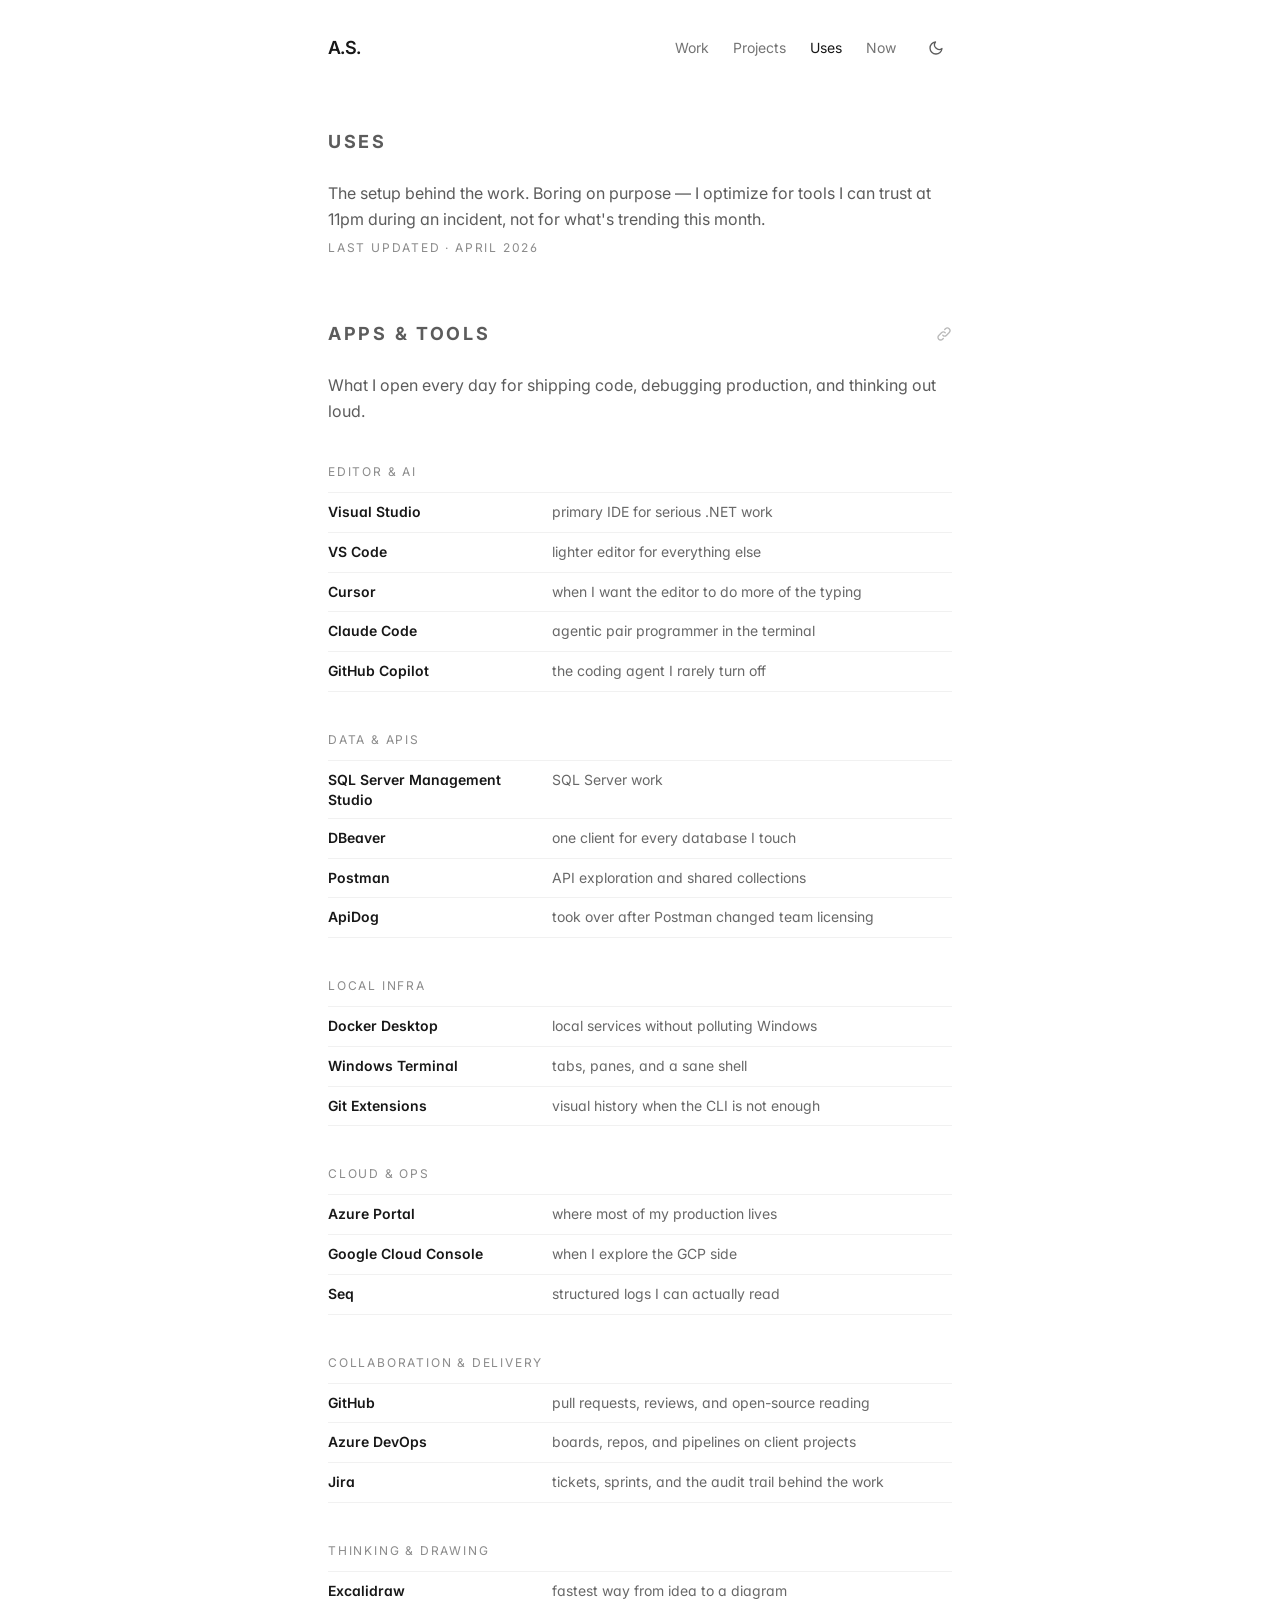
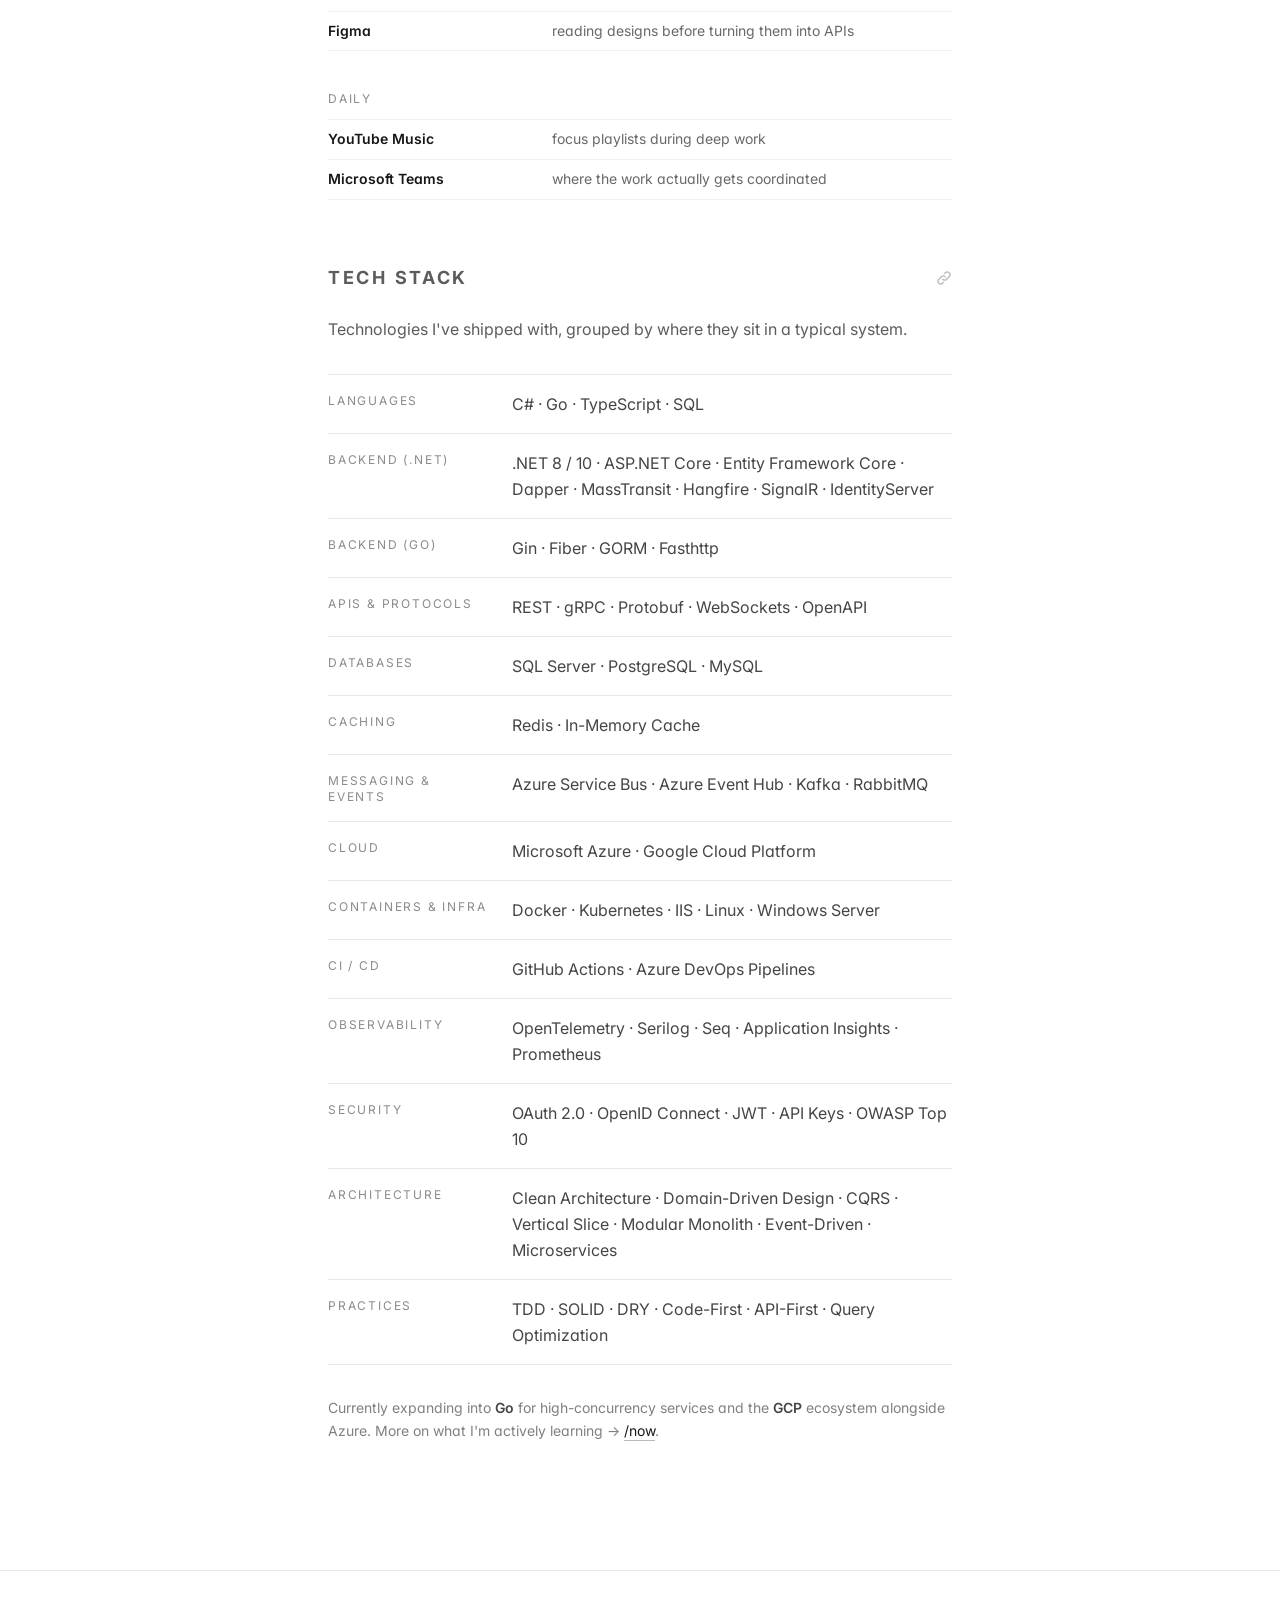
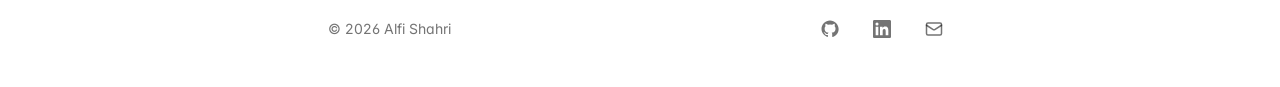
<file: uses/index.html>
<!DOCTYPE html><html lang="en" class="scroll-smooth"> <head><meta charset="UTF-8"><meta name="viewport" content="width=device-width, initial-scale=1"><meta name="description" content="The apps, tools, and technologies I reach for day to day."><meta name="generator" content="Astro v6.1.6"><title>Uses — Alfi Shahri</title><link rel="icon" href="/favicon.svg" type="image/svg+xml"><link rel="preconnect" href="https://fonts.googleapis.com"><link rel="preconnect" href="https://fonts.gstatic.com" crossorigin><link href="https://fonts.googleapis.com/css2?family=Inter:wght@400;500;600;700&display=swap" rel="stylesheet"><script>
      (() => {
        const stored = localStorage.getItem('theme');
        const prefersDark = window.matchMedia('(prefers-color-scheme: dark)').matches;
        const theme = stored ?? (prefersDark ? 'dark' : 'light');
        document.documentElement.classList.toggle('dark', theme === 'dark');
      })();
    </script><link rel="stylesheet" href="/_astro/Section.Ww2ripwa.css"></head> <body class="min-h-screen flex flex-col"> <header class="w-full"> <div class="max-w-readable mx-auto px-6 py-8 flex items-center justify-between"> <a href="/" class="font-semibold tracking-tightest text-lg no-underline">A.S.</a> <nav class="flex items-center gap-6 text-sm"> <a href="/work" class="no-underline text-ink/60 dark:text-paper/60 hover:text-ink dark:hover:text-paper"> Work </a><a href="/projects" class="no-underline text-ink/60 dark:text-paper/60 hover:text-ink dark:hover:text-paper"> Projects </a><a href="/uses" class="no-underline text-ink dark:text-paper"> Uses </a><a href="/now" class="no-underline text-ink/60 dark:text-paper/60 hover:text-ink dark:hover:text-paper"> Now </a> <button id="theme-toggle" type="button" aria-label="Toggle color theme" class="inline-flex items-center justify-center w-8 h-8 rounded-full text-ink/70 dark:text-paper/70 hover:text-ink dark:hover:text-paper transition-colors"> <svg class="block dark:hidden" xmlns="http://www.w3.org/2000/svg" width="16" height="16" viewBox="0 0 24 24" fill="none" stroke="currentColor" stroke-width="2" stroke-linecap="round" stroke-linejoin="round"><path d="M21 12.79A9 9 0 1 1 11.21 3 7 7 0 0 0 21 12.79Z"></path></svg> <svg class="hidden dark:block" xmlns="http://www.w3.org/2000/svg" width="16" height="16" viewBox="0 0 24 24" fill="none" stroke="currentColor" stroke-width="2" stroke-linecap="round" stroke-linejoin="round"><circle cx="12" cy="12" r="4"></circle><path d="M12 2v2M12 20v2M4.93 4.93l1.41 1.41M17.66 17.66l1.41 1.41M2 12h2M20 12h2M4.93 19.07l1.41-1.41M17.66 6.34l1.41-1.41"></path></svg> </button> <script>
  (() => {
    const btn = document.getElementById('theme-toggle');
    if (!btn) return;
    btn.addEventListener('click', () => {
      const isDark = document.documentElement.classList.toggle('dark');
      localStorage.setItem('theme', isDark ? 'dark' : 'light');
    });
  })();
</script> </nav> </div> </header> <main class="flex-1">  <section class="max-w-readable mx-auto px-6 py-8 "> <div class="flex items-center justify-between mb-6"> <h2 class="text-lg font-bold uppercase tracking-[0.15em] text-ink/70 dark:text-paper/70"> Uses </h2>  </div>  <p class="text-ink/70 dark:text-paper/70 leading-relaxed mb-2">
The setup behind the work. Boring on purpose — I optimize for tools I can
      trust at 11pm during an incident, not for what's trending this month.
</p> <p class="text-xs uppercase tracking-[0.15em] text-ink/50 dark:text-paper/50">
Last updated · April 2026 </p>  </section>  <section id="apps" class="max-w-readable mx-auto px-6 py-8 "> <div class="flex items-center justify-between mb-6"> <h2 class="text-lg font-bold uppercase tracking-[0.15em] text-ink/70 dark:text-paper/70"> Apps &amp; Tools </h2> <a href="#apps" class="text-ink/30 hover:text-ink dark:text-paper/30 dark:hover:text-paper transition-colors" aria-label="Link to Apps &#38; Tools"> <svg class="size-4" fill="none" stroke="currentColor" viewBox="0 0 24 24" xmlns="http://www.w3.org/2000/svg"> <path stroke-linecap="round" stroke-linejoin="round" stroke-width="2" d="M13.828 10.172a4 4 0 00-5.656 0l-4 4a4 4 0 105.656 5.656l1.102-1.101m-.758-4.899a4 4 0 005.656 0l4-4a4 4 0 00-5.656-5.656l-1.1 1.1"></path> </svg> </a> </div>  <p class="text-ink/70 dark:text-paper/70 leading-relaxed mb-10">
What I open every day for shipping code, debugging production, and
      thinking out loud.
</p> <div class="space-y-10"> <div> <h3 class="text-xs uppercase tracking-[0.15em] text-ink/50 dark:text-paper/50 mb-3"> Editor &amp; AI </h3> <dl class="divide-y divide-ink/[0.06] dark:divide-paper/[0.06] border-y border-ink/[0.06] dark:border-paper/[0.06]"> <div class="flex flex-col sm:flex-row sm:items-baseline gap-0.5 sm:gap-4 py-2"> <dt class="font-semibold text-sm sm:w-52 sm:shrink-0"> Visual Studio </dt> <dd class="text-ink/65 dark:text-paper/65 text-sm leading-relaxed"> primary IDE for serious .NET work </dd> </div><div class="flex flex-col sm:flex-row sm:items-baseline gap-0.5 sm:gap-4 py-2"> <dt class="font-semibold text-sm sm:w-52 sm:shrink-0"> VS Code </dt> <dd class="text-ink/65 dark:text-paper/65 text-sm leading-relaxed"> lighter editor for everything else </dd> </div><div class="flex flex-col sm:flex-row sm:items-baseline gap-0.5 sm:gap-4 py-2"> <dt class="font-semibold text-sm sm:w-52 sm:shrink-0"> Cursor </dt> <dd class="text-ink/65 dark:text-paper/65 text-sm leading-relaxed"> when I want the editor to do more of the typing </dd> </div><div class="flex flex-col sm:flex-row sm:items-baseline gap-0.5 sm:gap-4 py-2"> <dt class="font-semibold text-sm sm:w-52 sm:shrink-0"> Claude Code </dt> <dd class="text-ink/65 dark:text-paper/65 text-sm leading-relaxed"> agentic pair programmer in the terminal </dd> </div><div class="flex flex-col sm:flex-row sm:items-baseline gap-0.5 sm:gap-4 py-2"> <dt class="font-semibold text-sm sm:w-52 sm:shrink-0"> GitHub Copilot </dt> <dd class="text-ink/65 dark:text-paper/65 text-sm leading-relaxed"> the coding agent I rarely turn off </dd> </div> </dl> </div><div> <h3 class="text-xs uppercase tracking-[0.15em] text-ink/50 dark:text-paper/50 mb-3"> Data &amp; APIs </h3> <dl class="divide-y divide-ink/[0.06] dark:divide-paper/[0.06] border-y border-ink/[0.06] dark:border-paper/[0.06]"> <div class="flex flex-col sm:flex-row sm:items-baseline gap-0.5 sm:gap-4 py-2"> <dt class="font-semibold text-sm sm:w-52 sm:shrink-0"> SQL Server Management Studio </dt> <dd class="text-ink/65 dark:text-paper/65 text-sm leading-relaxed"> SQL Server work </dd> </div><div class="flex flex-col sm:flex-row sm:items-baseline gap-0.5 sm:gap-4 py-2"> <dt class="font-semibold text-sm sm:w-52 sm:shrink-0"> DBeaver </dt> <dd class="text-ink/65 dark:text-paper/65 text-sm leading-relaxed"> one client for every database I touch </dd> </div><div class="flex flex-col sm:flex-row sm:items-baseline gap-0.5 sm:gap-4 py-2"> <dt class="font-semibold text-sm sm:w-52 sm:shrink-0"> Postman </dt> <dd class="text-ink/65 dark:text-paper/65 text-sm leading-relaxed"> API exploration and shared collections </dd> </div><div class="flex flex-col sm:flex-row sm:items-baseline gap-0.5 sm:gap-4 py-2"> <dt class="font-semibold text-sm sm:w-52 sm:shrink-0"> ApiDog </dt> <dd class="text-ink/65 dark:text-paper/65 text-sm leading-relaxed"> took over after Postman changed team licensing </dd> </div> </dl> </div><div> <h3 class="text-xs uppercase tracking-[0.15em] text-ink/50 dark:text-paper/50 mb-3"> Local Infra </h3> <dl class="divide-y divide-ink/[0.06] dark:divide-paper/[0.06] border-y border-ink/[0.06] dark:border-paper/[0.06]"> <div class="flex flex-col sm:flex-row sm:items-baseline gap-0.5 sm:gap-4 py-2"> <dt class="font-semibold text-sm sm:w-52 sm:shrink-0"> Docker Desktop </dt> <dd class="text-ink/65 dark:text-paper/65 text-sm leading-relaxed"> local services without polluting Windows </dd> </div><div class="flex flex-col sm:flex-row sm:items-baseline gap-0.5 sm:gap-4 py-2"> <dt class="font-semibold text-sm sm:w-52 sm:shrink-0"> Windows Terminal </dt> <dd class="text-ink/65 dark:text-paper/65 text-sm leading-relaxed"> tabs, panes, and a sane shell </dd> </div><div class="flex flex-col sm:flex-row sm:items-baseline gap-0.5 sm:gap-4 py-2"> <dt class="font-semibold text-sm sm:w-52 sm:shrink-0"> Git Extensions </dt> <dd class="text-ink/65 dark:text-paper/65 text-sm leading-relaxed"> visual history when the CLI is not enough </dd> </div> </dl> </div><div> <h3 class="text-xs uppercase tracking-[0.15em] text-ink/50 dark:text-paper/50 mb-3"> Cloud &amp; Ops </h3> <dl class="divide-y divide-ink/[0.06] dark:divide-paper/[0.06] border-y border-ink/[0.06] dark:border-paper/[0.06]"> <div class="flex flex-col sm:flex-row sm:items-baseline gap-0.5 sm:gap-4 py-2"> <dt class="font-semibold text-sm sm:w-52 sm:shrink-0"> Azure Portal </dt> <dd class="text-ink/65 dark:text-paper/65 text-sm leading-relaxed"> where most of my production lives </dd> </div><div class="flex flex-col sm:flex-row sm:items-baseline gap-0.5 sm:gap-4 py-2"> <dt class="font-semibold text-sm sm:w-52 sm:shrink-0"> Google Cloud Console </dt> <dd class="text-ink/65 dark:text-paper/65 text-sm leading-relaxed"> when I explore the GCP side </dd> </div><div class="flex flex-col sm:flex-row sm:items-baseline gap-0.5 sm:gap-4 py-2"> <dt class="font-semibold text-sm sm:w-52 sm:shrink-0"> Seq </dt> <dd class="text-ink/65 dark:text-paper/65 text-sm leading-relaxed"> structured logs I can actually read </dd> </div> </dl> </div><div> <h3 class="text-xs uppercase tracking-[0.15em] text-ink/50 dark:text-paper/50 mb-3"> Collaboration &amp; Delivery </h3> <dl class="divide-y divide-ink/[0.06] dark:divide-paper/[0.06] border-y border-ink/[0.06] dark:border-paper/[0.06]"> <div class="flex flex-col sm:flex-row sm:items-baseline gap-0.5 sm:gap-4 py-2"> <dt class="font-semibold text-sm sm:w-52 sm:shrink-0"> GitHub </dt> <dd class="text-ink/65 dark:text-paper/65 text-sm leading-relaxed"> pull requests, reviews, and open-source reading </dd> </div><div class="flex flex-col sm:flex-row sm:items-baseline gap-0.5 sm:gap-4 py-2"> <dt class="font-semibold text-sm sm:w-52 sm:shrink-0"> Azure DevOps </dt> <dd class="text-ink/65 dark:text-paper/65 text-sm leading-relaxed"> boards, repos, and pipelines on client projects </dd> </div><div class="flex flex-col sm:flex-row sm:items-baseline gap-0.5 sm:gap-4 py-2"> <dt class="font-semibold text-sm sm:w-52 sm:shrink-0"> Jira </dt> <dd class="text-ink/65 dark:text-paper/65 text-sm leading-relaxed"> tickets, sprints, and the audit trail behind the work </dd> </div> </dl> </div><div> <h3 class="text-xs uppercase tracking-[0.15em] text-ink/50 dark:text-paper/50 mb-3"> Thinking &amp; Drawing </h3> <dl class="divide-y divide-ink/[0.06] dark:divide-paper/[0.06] border-y border-ink/[0.06] dark:border-paper/[0.06]"> <div class="flex flex-col sm:flex-row sm:items-baseline gap-0.5 sm:gap-4 py-2"> <dt class="font-semibold text-sm sm:w-52 sm:shrink-0"> Excalidraw </dt> <dd class="text-ink/65 dark:text-paper/65 text-sm leading-relaxed"> fastest way from idea to a diagram </dd> </div><div class="flex flex-col sm:flex-row sm:items-baseline gap-0.5 sm:gap-4 py-2"> <dt class="font-semibold text-sm sm:w-52 sm:shrink-0"> Figma </dt> <dd class="text-ink/65 dark:text-paper/65 text-sm leading-relaxed"> reading designs before turning them into APIs </dd> </div> </dl> </div><div> <h3 class="text-xs uppercase tracking-[0.15em] text-ink/50 dark:text-paper/50 mb-3"> Daily </h3> <dl class="divide-y divide-ink/[0.06] dark:divide-paper/[0.06] border-y border-ink/[0.06] dark:border-paper/[0.06]"> <div class="flex flex-col sm:flex-row sm:items-baseline gap-0.5 sm:gap-4 py-2"> <dt class="font-semibold text-sm sm:w-52 sm:shrink-0"> YouTube Music </dt> <dd class="text-ink/65 dark:text-paper/65 text-sm leading-relaxed"> focus playlists during deep work </dd> </div><div class="flex flex-col sm:flex-row sm:items-baseline gap-0.5 sm:gap-4 py-2"> <dt class="font-semibold text-sm sm:w-52 sm:shrink-0"> Microsoft Teams </dt> <dd class="text-ink/65 dark:text-paper/65 text-sm leading-relaxed"> where the work actually gets coordinated </dd> </div> </dl> </div> </div>  </section>  <section id="stack" class="max-w-readable mx-auto px-6 py-8 "> <div class="flex items-center justify-between mb-6"> <h2 class="text-lg font-bold uppercase tracking-[0.15em] text-ink/70 dark:text-paper/70"> Tech Stack </h2> <a href="#stack" class="text-ink/30 hover:text-ink dark:text-paper/30 dark:hover:text-paper transition-colors" aria-label="Link to Tech Stack"> <svg class="size-4" fill="none" stroke="currentColor" viewBox="0 0 24 24" xmlns="http://www.w3.org/2000/svg"> <path stroke-linecap="round" stroke-linejoin="round" stroke-width="2" d="M13.828 10.172a4 4 0 00-5.656 0l-4 4a4 4 0 105.656 5.656l1.102-1.101m-.758-4.899a4 4 0 005.656 0l4-4a4 4 0 00-5.656-5.656l-1.1 1.1"></path> </svg> </a> </div>  <p class="text-ink/70 dark:text-paper/70 leading-relaxed mb-8">
Technologies I've shipped with, grouped by where they sit in a typical
      system.
</p> <dl class="divide-y divide-ink/10 dark:divide-paper/10 border-y border-ink/10 dark:border-paper/10"> <div class="grid grid-cols-1 sm:grid-cols-[10rem_1fr] gap-1 sm:gap-6 py-4"> <dt class="text-xs uppercase tracking-[0.15em] text-ink/50 dark:text-paper/50 pt-0.5"> Languages </dt> <dd class="text-ink/80 dark:text-paper/80 leading-relaxed"> C# · Go · TypeScript · SQL </dd> </div><div class="grid grid-cols-1 sm:grid-cols-[10rem_1fr] gap-1 sm:gap-6 py-4"> <dt class="text-xs uppercase tracking-[0.15em] text-ink/50 dark:text-paper/50 pt-0.5"> Backend (.NET) </dt> <dd class="text-ink/80 dark:text-paper/80 leading-relaxed"> .NET 8 / 10 · ASP.NET Core · Entity Framework Core · Dapper · MassTransit · Hangfire · SignalR · IdentityServer </dd> </div><div class="grid grid-cols-1 sm:grid-cols-[10rem_1fr] gap-1 sm:gap-6 py-4"> <dt class="text-xs uppercase tracking-[0.15em] text-ink/50 dark:text-paper/50 pt-0.5"> Backend (Go) </dt> <dd class="text-ink/80 dark:text-paper/80 leading-relaxed"> Gin · Fiber · GORM · Fasthttp </dd> </div><div class="grid grid-cols-1 sm:grid-cols-[10rem_1fr] gap-1 sm:gap-6 py-4"> <dt class="text-xs uppercase tracking-[0.15em] text-ink/50 dark:text-paper/50 pt-0.5"> APIs &amp; Protocols </dt> <dd class="text-ink/80 dark:text-paper/80 leading-relaxed"> REST · gRPC · Protobuf · WebSockets · OpenAPI </dd> </div><div class="grid grid-cols-1 sm:grid-cols-[10rem_1fr] gap-1 sm:gap-6 py-4"> <dt class="text-xs uppercase tracking-[0.15em] text-ink/50 dark:text-paper/50 pt-0.5"> Databases </dt> <dd class="text-ink/80 dark:text-paper/80 leading-relaxed"> SQL Server · PostgreSQL · MySQL </dd> </div><div class="grid grid-cols-1 sm:grid-cols-[10rem_1fr] gap-1 sm:gap-6 py-4"> <dt class="text-xs uppercase tracking-[0.15em] text-ink/50 dark:text-paper/50 pt-0.5"> Caching </dt> <dd class="text-ink/80 dark:text-paper/80 leading-relaxed"> Redis · In-Memory Cache </dd> </div><div class="grid grid-cols-1 sm:grid-cols-[10rem_1fr] gap-1 sm:gap-6 py-4"> <dt class="text-xs uppercase tracking-[0.15em] text-ink/50 dark:text-paper/50 pt-0.5"> Messaging &amp; Events </dt> <dd class="text-ink/80 dark:text-paper/80 leading-relaxed"> Azure Service Bus · Azure Event Hub · Kafka · RabbitMQ </dd> </div><div class="grid grid-cols-1 sm:grid-cols-[10rem_1fr] gap-1 sm:gap-6 py-4"> <dt class="text-xs uppercase tracking-[0.15em] text-ink/50 dark:text-paper/50 pt-0.5"> Cloud </dt> <dd class="text-ink/80 dark:text-paper/80 leading-relaxed"> Microsoft Azure · Google Cloud Platform </dd> </div><div class="grid grid-cols-1 sm:grid-cols-[10rem_1fr] gap-1 sm:gap-6 py-4"> <dt class="text-xs uppercase tracking-[0.15em] text-ink/50 dark:text-paper/50 pt-0.5"> Containers &amp; Infra </dt> <dd class="text-ink/80 dark:text-paper/80 leading-relaxed"> Docker · Kubernetes · IIS · Linux · Windows Server </dd> </div><div class="grid grid-cols-1 sm:grid-cols-[10rem_1fr] gap-1 sm:gap-6 py-4"> <dt class="text-xs uppercase tracking-[0.15em] text-ink/50 dark:text-paper/50 pt-0.5"> CI / CD </dt> <dd class="text-ink/80 dark:text-paper/80 leading-relaxed"> GitHub Actions · Azure DevOps Pipelines </dd> </div><div class="grid grid-cols-1 sm:grid-cols-[10rem_1fr] gap-1 sm:gap-6 py-4"> <dt class="text-xs uppercase tracking-[0.15em] text-ink/50 dark:text-paper/50 pt-0.5"> Observability </dt> <dd class="text-ink/80 dark:text-paper/80 leading-relaxed"> OpenTelemetry · Serilog · Seq · Application Insights · Prometheus </dd> </div><div class="grid grid-cols-1 sm:grid-cols-[10rem_1fr] gap-1 sm:gap-6 py-4"> <dt class="text-xs uppercase tracking-[0.15em] text-ink/50 dark:text-paper/50 pt-0.5"> Security </dt> <dd class="text-ink/80 dark:text-paper/80 leading-relaxed"> OAuth 2.0 · OpenID Connect · JWT · API Keys · OWASP Top 10 </dd> </div><div class="grid grid-cols-1 sm:grid-cols-[10rem_1fr] gap-1 sm:gap-6 py-4"> <dt class="text-xs uppercase tracking-[0.15em] text-ink/50 dark:text-paper/50 pt-0.5"> Architecture </dt> <dd class="text-ink/80 dark:text-paper/80 leading-relaxed"> Clean Architecture · Domain-Driven Design · CQRS · Vertical Slice · Modular Monolith · Event-Driven · Microservices </dd> </div><div class="grid grid-cols-1 sm:grid-cols-[10rem_1fr] gap-1 sm:gap-6 py-4"> <dt class="text-xs uppercase tracking-[0.15em] text-ink/50 dark:text-paper/50 pt-0.5"> Practices </dt> <dd class="text-ink/80 dark:text-paper/80 leading-relaxed"> TDD · SOLID · DRY · Code-First · API-First · Query Optimization </dd> </div> </dl> <p class="mt-8 text-sm text-ink/55 dark:text-paper/55 leading-relaxed">
Currently expanding into <strong class="font-semibold text-ink/80 dark:text-paper/80">Go</strong> for high-concurrency services and the <strong class="font-semibold text-ink/80 dark:text-paper/80">GCP</strong> ecosystem alongside Azure. More on what I'm actively learning →
<a href="/now" class="text-ink dark:text-paper underline underline-offset-4 decoration-ink/30 dark:decoration-paper/30 hover:decoration-ink dark:hover:decoration-paper">/now</a>.
</p>  </section>  </main> <footer class="w-full border-t border-ink/10 dark:border-paper/10 mt-24"> <div class="max-w-readable mx-auto px-6 py-10 flex flex-col sm:flex-row items-start sm:items-center justify-between gap-4 text-sm text-ink/60 dark:text-paper/60"> <p>© 2026 Alfi Shahri</p> <ul class="flex items-center gap-4"> <li> <a href="https://github.com/alshadev" target="_blank" rel="noopener noreferrer" aria-label="GitHub" title="GitHub" class="inline-flex items-center justify-center w-9 h-9 rounded-full no-underline text-ink/60 dark:text-paper/60 hover:text-ink dark:hover:text-paper hover:bg-ink/[0.05] dark:hover:bg-paper/[0.05] transition-colors"> <svg xmlns="http://www.w3.org/2000/svg" width="18" height="18" viewBox="0 0 24 24" fill="currentColor" aria-hidden="true"> <path d="M12 .5C5.73.5.67 5.56.67 11.83c0 5.02 3.25 9.27 7.76 10.77.57.1.78-.25.78-.55 0-.27-.01-1.17-.02-2.13-3.16.69-3.83-1.34-3.83-1.34-.52-1.32-1.27-1.67-1.27-1.67-1.04-.71.08-.69.08-.69 1.15.08 1.76 1.18 1.76 1.18 1.02 1.75 2.68 1.24 3.33.95.1-.74.4-1.24.73-1.53-2.52-.29-5.17-1.26-5.17-5.61 0-1.24.44-2.25 1.17-3.04-.12-.29-.51-1.45.11-3.01 0 0 .96-.31 3.14 1.16a10.9 10.9 0 015.72 0c2.18-1.47 3.14-1.16 3.14-1.16.62 1.56.23 2.72.11 3.01.73.79 1.17 1.8 1.17 3.04 0 4.36-2.66 5.31-5.19 5.59.41.36.78 1.06.78 2.13 0 1.54-.01 2.78-.01 3.16 0 .31.21.66.79.55 4.5-1.5 7.75-5.75 7.75-10.77C23.33 5.56 18.27.5 12 .5z"></path> </svg>   </a> </li><li> <a href="https://www.linkedin.com/in/alfishahri/" target="_blank" rel="noopener noreferrer" aria-label="LinkedIn" title="LinkedIn" class="inline-flex items-center justify-center w-9 h-9 rounded-full no-underline text-ink/60 dark:text-paper/60 hover:text-ink dark:hover:text-paper hover:bg-ink/[0.05] dark:hover:bg-paper/[0.05] transition-colors">  <svg xmlns="http://www.w3.org/2000/svg" width="18" height="18" viewBox="0 0 24 24" fill="currentColor" aria-hidden="true"> <path d="M20.45 20.45h-3.56v-5.57c0-1.33-.02-3.04-1.85-3.04-1.86 0-2.14 1.45-2.14 2.94v5.67H9.34V9h3.42v1.56h.05c.48-.9 1.64-1.85 3.38-1.85 3.61 0 4.27 2.37 4.27 5.46v6.28zM5.34 7.43a2.06 2.06 0 110-4.12 2.06 2.06 0 010 4.12zM7.12 20.45H3.56V9h3.56v11.45zM22.22 0H1.77C.79 0 0 .77 0 1.72v20.56C0 23.23.79 24 1.77 24h20.45c.99 0 1.78-.77 1.78-1.72V1.72C24 .77 23.21 0 22.22 0z"></path> </svg>  </a> </li><li> <a href="mailto:alfishahri.dev@gmail.com" aria-label="Email" title="Email" class="inline-flex items-center justify-center w-9 h-9 rounded-full no-underline text-ink/60 dark:text-paper/60 hover:text-ink dark:hover:text-paper hover:bg-ink/[0.05] dark:hover:bg-paper/[0.05] transition-colors">   <svg xmlns="http://www.w3.org/2000/svg" width="18" height="18" viewBox="0 0 24 24" fill="none" stroke="currentColor" stroke-width="2" stroke-linecap="round" stroke-linejoin="round" aria-hidden="true"> <rect width="20" height="16" x="2" y="4" rx="2"></rect> <path d="m22 7-8.97 5.7a1.94 1.94 0 0 1-2.06 0L2 7"></path> </svg> </a> </li> </ul> </div> </footer> </body></html>
</file>
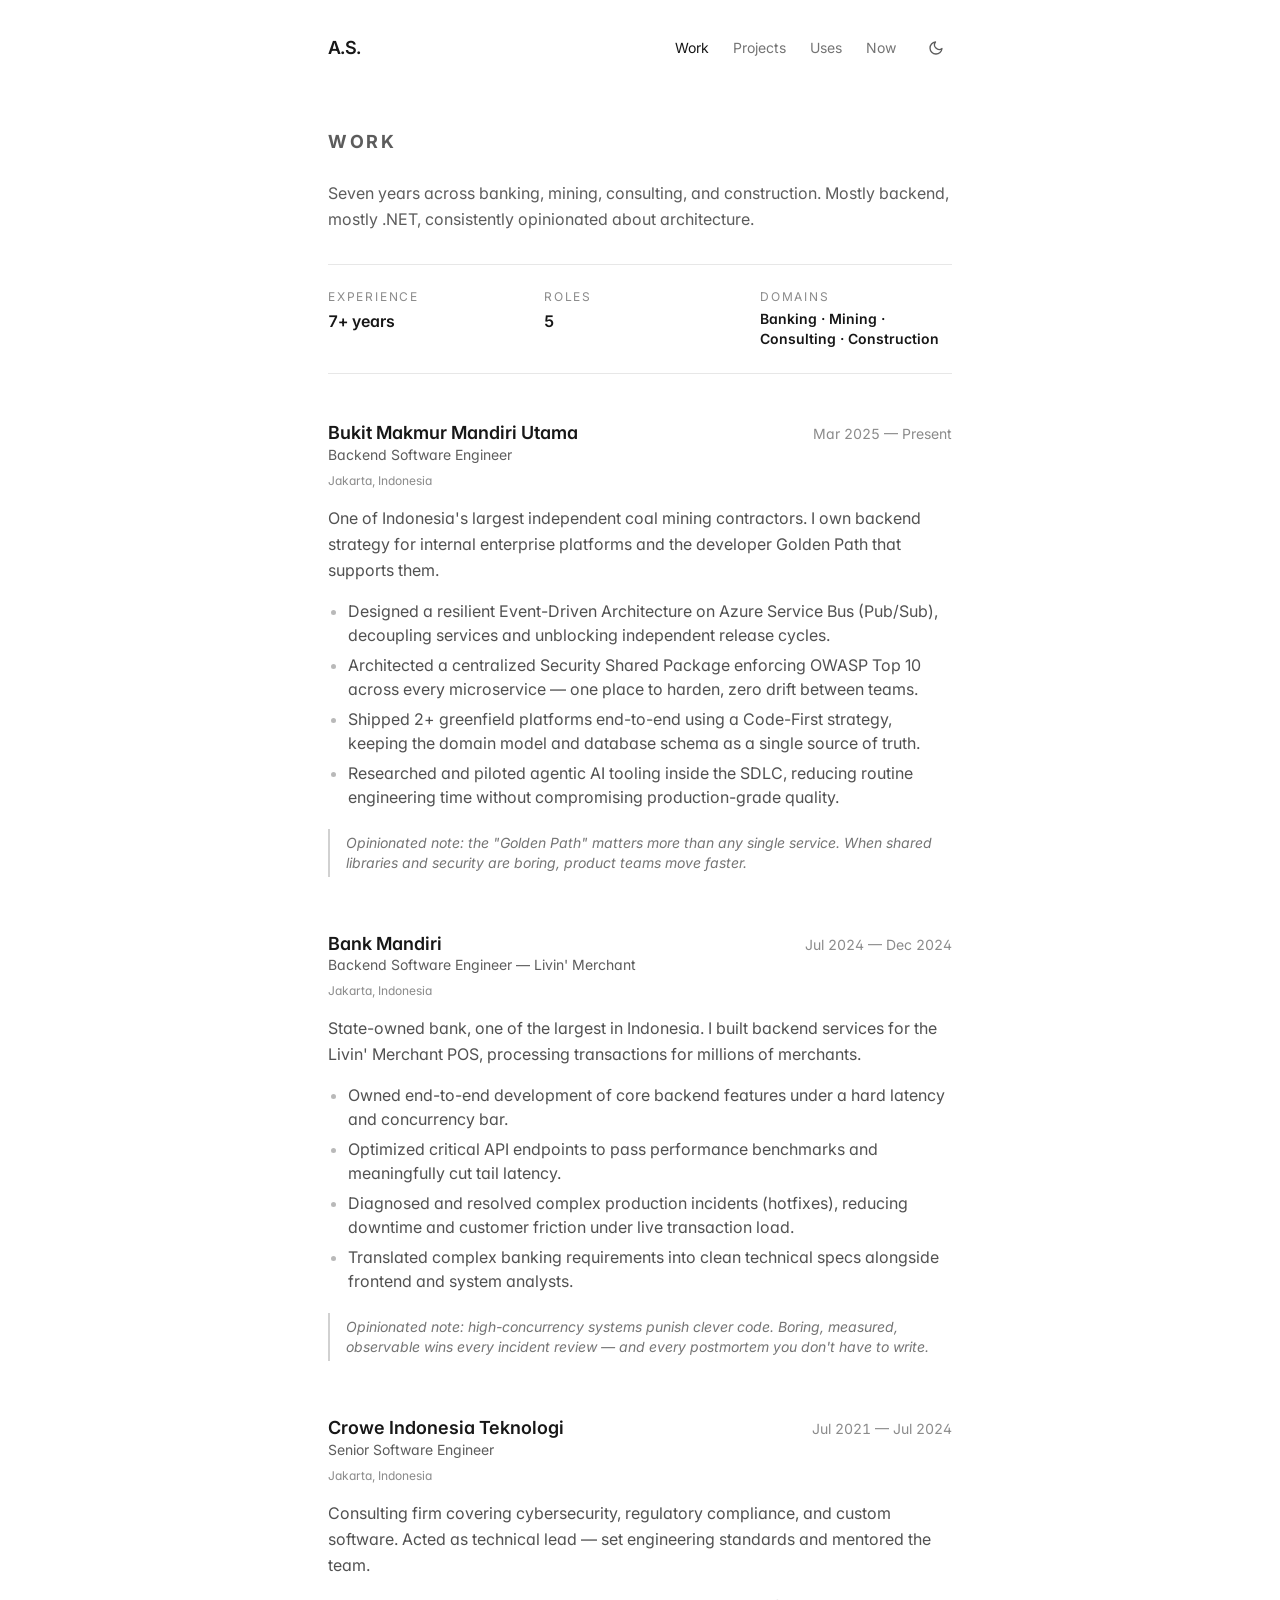
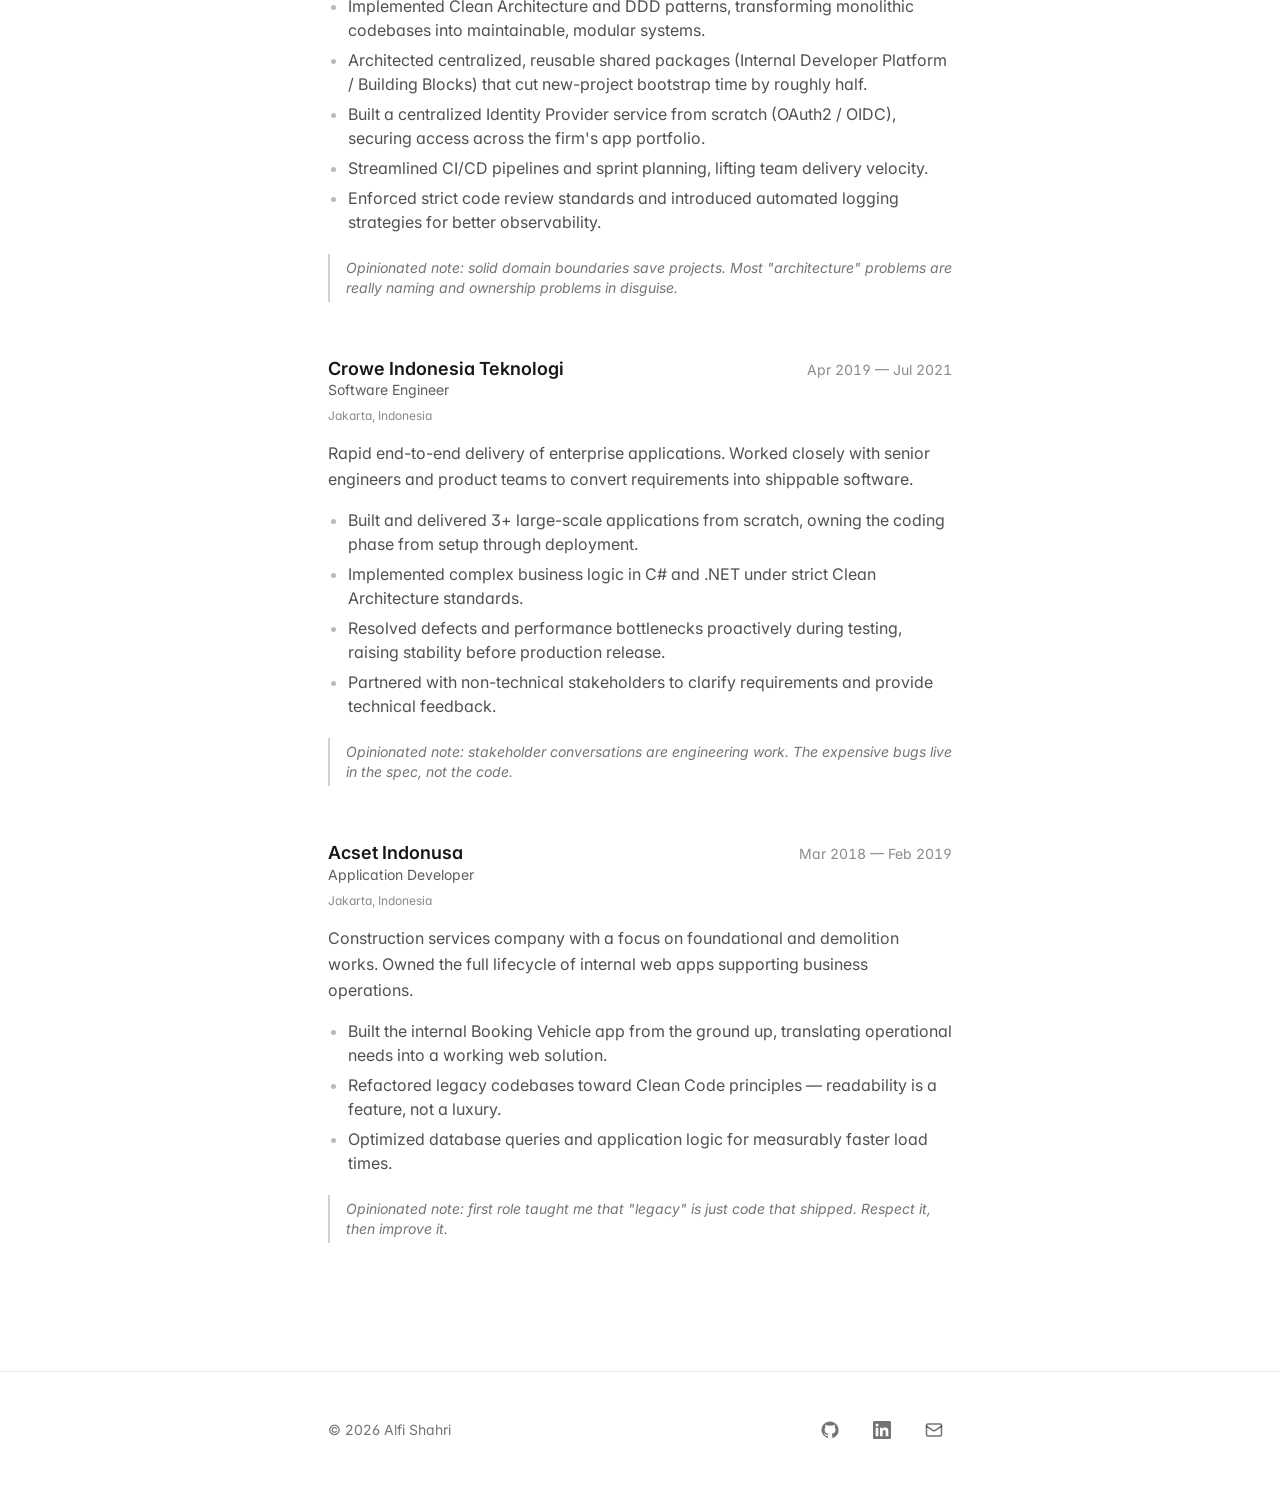
<file: work/index.html>
<!DOCTYPE html><html lang="en" class="scroll-smooth"> <head><meta charset="UTF-8"><meta name="viewport" content="width=device-width, initial-scale=1"><meta name="description" content="Professional experience and engineering roles."><meta name="generator" content="Astro v6.1.6"><title>Work — Alfi Shahri</title><link rel="icon" href="/favicon.svg" type="image/svg+xml"><link rel="preconnect" href="https://fonts.googleapis.com"><link rel="preconnect" href="https://fonts.gstatic.com" crossorigin><link href="https://fonts.googleapis.com/css2?family=Inter:wght@400;500;600;700&display=swap" rel="stylesheet"><script>
      (() => {
        const stored = localStorage.getItem('theme');
        const prefersDark = window.matchMedia('(prefers-color-scheme: dark)').matches;
        const theme = stored ?? (prefersDark ? 'dark' : 'light');
        document.documentElement.classList.toggle('dark', theme === 'dark');
      })();
    </script><link rel="stylesheet" href="/_astro/Section.Ww2ripwa.css"></head> <body class="min-h-screen flex flex-col"> <header class="w-full"> <div class="max-w-readable mx-auto px-6 py-8 flex items-center justify-between"> <a href="/" class="font-semibold tracking-tightest text-lg no-underline">A.S.</a> <nav class="flex items-center gap-6 text-sm"> <a href="/work" class="no-underline text-ink dark:text-paper"> Work </a><a href="/projects" class="no-underline text-ink/60 dark:text-paper/60 hover:text-ink dark:hover:text-paper"> Projects </a><a href="/uses" class="no-underline text-ink/60 dark:text-paper/60 hover:text-ink dark:hover:text-paper"> Uses </a><a href="/now" class="no-underline text-ink/60 dark:text-paper/60 hover:text-ink dark:hover:text-paper"> Now </a> <button id="theme-toggle" type="button" aria-label="Toggle color theme" class="inline-flex items-center justify-center w-8 h-8 rounded-full text-ink/70 dark:text-paper/70 hover:text-ink dark:hover:text-paper transition-colors"> <svg class="block dark:hidden" xmlns="http://www.w3.org/2000/svg" width="16" height="16" viewBox="0 0 24 24" fill="none" stroke="currentColor" stroke-width="2" stroke-linecap="round" stroke-linejoin="round"><path d="M21 12.79A9 9 0 1 1 11.21 3 7 7 0 0 0 21 12.79Z"></path></svg> <svg class="hidden dark:block" xmlns="http://www.w3.org/2000/svg" width="16" height="16" viewBox="0 0 24 24" fill="none" stroke="currentColor" stroke-width="2" stroke-linecap="round" stroke-linejoin="round"><circle cx="12" cy="12" r="4"></circle><path d="M12 2v2M12 20v2M4.93 4.93l1.41 1.41M17.66 17.66l1.41 1.41M2 12h2M20 12h2M4.93 19.07l1.41-1.41M17.66 6.34l1.41-1.41"></path></svg> </button> <script>
  (() => {
    const btn = document.getElementById('theme-toggle');
    if (!btn) return;
    btn.addEventListener('click', () => {
      const isDark = document.documentElement.classList.toggle('dark');
      localStorage.setItem('theme', isDark ? 'dark' : 'light');
    });
  })();
</script> </nav> </div> </header> <main class="flex-1">  <section class="max-w-readable mx-auto px-6 py-8 "> <div class="flex items-center justify-between mb-6"> <h2 class="text-lg font-bold uppercase tracking-[0.15em] text-ink/70 dark:text-paper/70"> Work </h2>  </div>  <p class="text-ink/70 dark:text-paper/70 leading-relaxed mb-8">
Seven years across banking, mining, consulting, and construction. Mostly
      backend, mostly .NET, consistently opinionated about architecture.
</p>  <dl class="grid grid-cols-3 gap-6 mb-12 border-y border-ink/10 dark:border-paper/10 py-6"> <div> <dt class="text-xs uppercase tracking-[0.15em] text-ink/50 dark:text-paper/50 mb-1">
Experience
</dt> <dd class="font-semibold tabular-nums">7+ years</dd> </div> <div> <dt class="text-xs uppercase tracking-[0.15em] text-ink/50 dark:text-paper/50 mb-1">
Roles
</dt> <dd class="font-semibold tabular-nums">5</dd> </div> <div> <dt class="text-xs uppercase tracking-[0.15em] text-ink/50 dark:text-paper/50 mb-1">
Domains
</dt> <dd class="font-semibold text-sm">Banking · Mining · Consulting · Construction</dd> </div> </dl> <ol class="space-y-14"> <li> <div class="flex flex-col sm:flex-row sm:items-baseline sm:justify-between gap-1 mb-2"> <div> <p class="font-semibold text-lg leading-tight">Bukit Makmur Mandiri Utama</p> <p class="text-ink/70 dark:text-paper/70 text-sm">Backend Software Engineer</p> </div> <p class="text-sm text-ink/50 dark:text-paper/50 tabular-nums whitespace-nowrap"> Mar 2025 — Present </p> </div> <p class="text-xs text-ink/50 dark:text-paper/50 mb-4"> Jakarta, Indonesia </p> <p class="text-ink/75 dark:text-paper/75 leading-relaxed mb-4"> One of Indonesia&#39;s largest independent coal mining contractors. I own backend strategy for internal enterprise platforms and the developer Golden Path that supports them. </p> <ul class="list-disc pl-5 mb-5 space-y-1.5 text-ink/75 dark:text-paper/75 marker:text-ink/30 dark:marker:text-paper/30"> <li>Designed a resilient Event-Driven Architecture on Azure Service Bus (Pub/Sub), decoupling services and unblocking independent release cycles.</li><li>Architected a centralized Security Shared Package enforcing OWASP Top 10 across every microservice — one place to harden, zero drift between teams.</li><li>Shipped 2+ greenfield platforms end-to-end using a Code-First strategy, keeping the domain model and database schema as a single source of truth.</li><li>Researched and piloted agentic AI tooling inside the SDLC, reducing routine engineering time without compromising production-grade quality.</li> </ul> <p class="text-sm italic text-ink/60 dark:text-paper/60 border-l-2 border-ink/20 dark:border-paper/20 pl-4 py-1"> Opinionated note: the &quot;Golden Path&quot; matters more than any single service. When shared libraries and security are boring, product teams move faster. </p> </li><li> <div class="flex flex-col sm:flex-row sm:items-baseline sm:justify-between gap-1 mb-2"> <div> <p class="font-semibold text-lg leading-tight">Bank Mandiri</p> <p class="text-ink/70 dark:text-paper/70 text-sm">Backend Software Engineer — Livin&#39; Merchant</p> </div> <p class="text-sm text-ink/50 dark:text-paper/50 tabular-nums whitespace-nowrap"> Jul 2024 — Dec 2024 </p> </div> <p class="text-xs text-ink/50 dark:text-paper/50 mb-4"> Jakarta, Indonesia </p> <p class="text-ink/75 dark:text-paper/75 leading-relaxed mb-4"> State-owned bank, one of the largest in Indonesia. I built backend services for the Livin&#39; Merchant POS, processing transactions for millions of merchants. </p> <ul class="list-disc pl-5 mb-5 space-y-1.5 text-ink/75 dark:text-paper/75 marker:text-ink/30 dark:marker:text-paper/30"> <li>Owned end-to-end development of core backend features under a hard latency and concurrency bar.</li><li>Optimized critical API endpoints to pass performance benchmarks and meaningfully cut tail latency.</li><li>Diagnosed and resolved complex production incidents (hotfixes), reducing downtime and customer friction under live transaction load.</li><li>Translated complex banking requirements into clean technical specs alongside frontend and system analysts.</li> </ul> <p class="text-sm italic text-ink/60 dark:text-paper/60 border-l-2 border-ink/20 dark:border-paper/20 pl-4 py-1"> Opinionated note: high-concurrency systems punish clever code. Boring, measured, observable wins every incident review — and every postmortem you don&#39;t have to write. </p> </li><li> <div class="flex flex-col sm:flex-row sm:items-baseline sm:justify-between gap-1 mb-2"> <div> <p class="font-semibold text-lg leading-tight">Crowe Indonesia Teknologi</p> <p class="text-ink/70 dark:text-paper/70 text-sm">Senior Software Engineer</p> </div> <p class="text-sm text-ink/50 dark:text-paper/50 tabular-nums whitespace-nowrap"> Jul 2021 — Jul 2024 </p> </div> <p class="text-xs text-ink/50 dark:text-paper/50 mb-4"> Jakarta, Indonesia </p> <p class="text-ink/75 dark:text-paper/75 leading-relaxed mb-4"> Consulting firm covering cybersecurity, regulatory compliance, and custom software. Acted as technical lead — set engineering standards and mentored the team. </p> <ul class="list-disc pl-5 mb-5 space-y-1.5 text-ink/75 dark:text-paper/75 marker:text-ink/30 dark:marker:text-paper/30"> <li>Implemented Clean Architecture and DDD patterns, transforming monolithic codebases into maintainable, modular systems.</li><li>Architected centralized, reusable shared packages (Internal Developer Platform / Building Blocks) that cut new-project bootstrap time by roughly half.</li><li>Built a centralized Identity Provider service from scratch (OAuth2 / OIDC), securing access across the firm&#39;s app portfolio.</li><li>Streamlined CI/CD pipelines and sprint planning, lifting team delivery velocity.</li><li>Enforced strict code review standards and introduced automated logging strategies for better observability.</li> </ul> <p class="text-sm italic text-ink/60 dark:text-paper/60 border-l-2 border-ink/20 dark:border-paper/20 pl-4 py-1"> Opinionated note: solid domain boundaries save projects. Most &quot;architecture&quot; problems are really naming and ownership problems in disguise. </p> </li><li> <div class="flex flex-col sm:flex-row sm:items-baseline sm:justify-between gap-1 mb-2"> <div> <p class="font-semibold text-lg leading-tight">Crowe Indonesia Teknologi</p> <p class="text-ink/70 dark:text-paper/70 text-sm">Software Engineer</p> </div> <p class="text-sm text-ink/50 dark:text-paper/50 tabular-nums whitespace-nowrap"> Apr 2019 — Jul 2021 </p> </div> <p class="text-xs text-ink/50 dark:text-paper/50 mb-4"> Jakarta, Indonesia </p> <p class="text-ink/75 dark:text-paper/75 leading-relaxed mb-4"> Rapid end-to-end delivery of enterprise applications. Worked closely with senior engineers and product teams to convert requirements into shippable software. </p> <ul class="list-disc pl-5 mb-5 space-y-1.5 text-ink/75 dark:text-paper/75 marker:text-ink/30 dark:marker:text-paper/30"> <li>Built and delivered 3+ large-scale applications from scratch, owning the coding phase from setup through deployment.</li><li>Implemented complex business logic in C# and .NET under strict Clean Architecture standards.</li><li>Resolved defects and performance bottlenecks proactively during testing, raising stability before production release.</li><li>Partnered with non-technical stakeholders to clarify requirements and provide technical feedback.</li> </ul> <p class="text-sm italic text-ink/60 dark:text-paper/60 border-l-2 border-ink/20 dark:border-paper/20 pl-4 py-1"> Opinionated note: stakeholder conversations are engineering work. The expensive bugs live in the spec, not the code. </p> </li><li> <div class="flex flex-col sm:flex-row sm:items-baseline sm:justify-between gap-1 mb-2"> <div> <p class="font-semibold text-lg leading-tight">Acset Indonusa</p> <p class="text-ink/70 dark:text-paper/70 text-sm">Application Developer</p> </div> <p class="text-sm text-ink/50 dark:text-paper/50 tabular-nums whitespace-nowrap"> Mar 2018 — Feb 2019 </p> </div> <p class="text-xs text-ink/50 dark:text-paper/50 mb-4"> Jakarta, Indonesia </p> <p class="text-ink/75 dark:text-paper/75 leading-relaxed mb-4"> Construction services company with a focus on foundational and demolition works. Owned the full lifecycle of internal web apps supporting business operations. </p> <ul class="list-disc pl-5 mb-5 space-y-1.5 text-ink/75 dark:text-paper/75 marker:text-ink/30 dark:marker:text-paper/30"> <li>Built the internal Booking Vehicle app from the ground up, translating operational needs into a working web solution.</li><li>Refactored legacy codebases toward Clean Code principles — readability is a feature, not a luxury.</li><li>Optimized database queries and application logic for measurably faster load times.</li> </ul> <p class="text-sm italic text-ink/60 dark:text-paper/60 border-l-2 border-ink/20 dark:border-paper/20 pl-4 py-1"> Opinionated note: first role taught me that &quot;legacy&quot; is just code that shipped. Respect it, then improve it. </p> </li> </ol>  </section>  </main> <footer class="w-full border-t border-ink/10 dark:border-paper/10 mt-24"> <div class="max-w-readable mx-auto px-6 py-10 flex flex-col sm:flex-row items-start sm:items-center justify-between gap-4 text-sm text-ink/60 dark:text-paper/60"> <p>© 2026 Alfi Shahri</p> <ul class="flex items-center gap-4"> <li> <a href="https://github.com/alshadev" target="_blank" rel="noopener noreferrer" aria-label="GitHub" title="GitHub" class="inline-flex items-center justify-center w-9 h-9 rounded-full no-underline text-ink/60 dark:text-paper/60 hover:text-ink dark:hover:text-paper hover:bg-ink/[0.05] dark:hover:bg-paper/[0.05] transition-colors"> <svg xmlns="http://www.w3.org/2000/svg" width="18" height="18" viewBox="0 0 24 24" fill="currentColor" aria-hidden="true"> <path d="M12 .5C5.73.5.67 5.56.67 11.83c0 5.02 3.25 9.27 7.76 10.77.57.1.78-.25.78-.55 0-.27-.01-1.17-.02-2.13-3.16.69-3.83-1.34-3.83-1.34-.52-1.32-1.27-1.67-1.27-1.67-1.04-.71.08-.69.08-.69 1.15.08 1.76 1.18 1.76 1.18 1.02 1.75 2.68 1.24 3.33.95.1-.74.4-1.24.73-1.53-2.52-.29-5.17-1.26-5.17-5.61 0-1.24.44-2.25 1.17-3.04-.12-.29-.51-1.45.11-3.01 0 0 .96-.31 3.14 1.16a10.9 10.9 0 015.72 0c2.18-1.47 3.14-1.16 3.14-1.16.62 1.56.23 2.72.11 3.01.73.79 1.17 1.8 1.17 3.04 0 4.36-2.66 5.31-5.19 5.59.41.36.78 1.06.78 2.13 0 1.54-.01 2.78-.01 3.16 0 .31.21.66.79.55 4.5-1.5 7.75-5.75 7.75-10.77C23.33 5.56 18.27.5 12 .5z"></path> </svg>   </a> </li><li> <a href="https://www.linkedin.com/in/alfishahri/" target="_blank" rel="noopener noreferrer" aria-label="LinkedIn" title="LinkedIn" class="inline-flex items-center justify-center w-9 h-9 rounded-full no-underline text-ink/60 dark:text-paper/60 hover:text-ink dark:hover:text-paper hover:bg-ink/[0.05] dark:hover:bg-paper/[0.05] transition-colors">  <svg xmlns="http://www.w3.org/2000/svg" width="18" height="18" viewBox="0 0 24 24" fill="currentColor" aria-hidden="true"> <path d="M20.45 20.45h-3.56v-5.57c0-1.33-.02-3.04-1.85-3.04-1.86 0-2.14 1.45-2.14 2.94v5.67H9.34V9h3.42v1.56h.05c.48-.9 1.64-1.85 3.38-1.85 3.61 0 4.27 2.37 4.27 5.46v6.28zM5.34 7.43a2.06 2.06 0 110-4.12 2.06 2.06 0 010 4.12zM7.12 20.45H3.56V9h3.56v11.45zM22.22 0H1.77C.79 0 0 .77 0 1.72v20.56C0 23.23.79 24 1.77 24h20.45c.99 0 1.78-.77 1.78-1.72V1.72C24 .77 23.21 0 22.22 0z"></path> </svg>  </a> </li><li> <a href="mailto:alfishahri.dev@gmail.com" aria-label="Email" title="Email" class="inline-flex items-center justify-center w-9 h-9 rounded-full no-underline text-ink/60 dark:text-paper/60 hover:text-ink dark:hover:text-paper hover:bg-ink/[0.05] dark:hover:bg-paper/[0.05] transition-colors">   <svg xmlns="http://www.w3.org/2000/svg" width="18" height="18" viewBox="0 0 24 24" fill="none" stroke="currentColor" stroke-width="2" stroke-linecap="round" stroke-linejoin="round" aria-hidden="true"> <rect width="20" height="16" x="2" y="4" rx="2"></rect> <path d="m22 7-8.97 5.7a1.94 1.94 0 0 1-2.06 0L2 7"></path> </svg> </a> </li> </ul> </div> </footer> </body></html>
</file>
<file: _astro/Section.Ww2ripwa.css>
@layer properties{@supports (((-webkit-hyphens:none)) and (not (margin-trim:inline))) or ((-moz-orient:inline) and (not (color:rgb(from red r g b)))){*,:before,:after,::backdrop{--tw-space-y-reverse:0;--tw-divide-y-reverse:0;--tw-border-style:solid;--tw-leading:initial;--tw-font-weight:initial;--tw-tracking:initial;--tw-ordinal:initial;--tw-slashed-zero:initial;--tw-numeric-figure:initial;--tw-numeric-spacing:initial;--tw-numeric-fraction:initial}}}@layer theme{:root,:host{--font-sans:Inter, ui-sans-serif, system-ui, -apple-system, Segoe UI, Roboto, sans-serif;--font-mono:ui-monospace, SFMono-Regular, Menlo, Monaco, Consolas, "Liberation Mono", "Courier New", monospace;--spacing:.25rem;--text-xs:.75rem;--text-xs--line-height:calc(1 / .75);--text-sm:.875rem;--text-sm--line-height:calc(1.25 / .875);--text-base:1rem;--text-base--line-height: 1.5 ;--text-lg:1.125rem;--text-lg--line-height:calc(1.75 / 1.125);--text-xl:1.25rem;--text-xl--line-height:calc(1.75 / 1.25);--text-3xl:1.875rem;--text-3xl--line-height: 1.2 ;--font-weight-semibold:600;--font-weight-bold:700;--tracking-wider:.05em;--leading-tight:1.25;--leading-relaxed:1.625;--radius-sm:.25rem;--radius-xl:.75rem;--default-transition-duration:.15s;--default-transition-timing-function:cubic-bezier(.4, 0, .2, 1);--default-font-family:var(--font-sans);--default-mono-font-family:var(--font-mono);--font-display:Inter, ui-sans-serif, system-ui, sans-serif;--color-ink:#171717;--color-paper:#fff;--max-width-readable:42rem;--tracking-tightest:-.04em}}@layer base{*,:after,:before,::backdrop{box-sizing:border-box;border:0 solid;margin:0;padding:0}::file-selector-button{box-sizing:border-box;border:0 solid;margin:0;padding:0}html,:host{-webkit-text-size-adjust:100%;tab-size:4;line-height:1.5;font-family:var(--default-font-family,ui-sans-serif, system-ui, sans-serif, "Apple Color Emoji", "Segoe UI Emoji", "Segoe UI Symbol", "Noto Color Emoji");font-feature-settings:var(--default-font-feature-settings,normal);font-variation-settings:var(--default-font-variation-settings,normal);-webkit-tap-highlight-color:transparent}hr{height:0;color:inherit;border-top-width:1px}abbr:where([title]){-webkit-text-decoration:underline dotted;text-decoration:underline dotted}h1,h2,h3,h4,h5,h6{font-size:inherit;font-weight:inherit}a{color:inherit;-webkit-text-decoration:inherit;text-decoration:inherit}b,strong{font-weight:bolder}code,kbd,samp,pre{font-family:var(--default-mono-font-family,ui-monospace, SFMono-Regular, Menlo, Monaco, Consolas, "Liberation Mono", "Courier New", monospace);font-feature-settings:var(--default-mono-font-feature-settings,normal);font-variation-settings:var(--default-mono-font-variation-settings,normal);font-size:1em}small{font-size:80%}sub,sup{vertical-align:baseline;font-size:75%;line-height:0;position:relative}sub{bottom:-.25em}sup{top:-.5em}table{text-indent:0;border-color:inherit;border-collapse:collapse}:-moz-focusring{outline:auto}progress{vertical-align:baseline}summary{display:list-item}ol,ul,menu{list-style:none}img,svg,video,canvas,audio,iframe,embed,object{vertical-align:middle;display:block}img,video{max-width:100%;height:auto}button,input,select,optgroup,textarea{font:inherit;font-feature-settings:inherit;font-variation-settings:inherit;letter-spacing:inherit;color:inherit;opacity:1;background-color:#0000;border-radius:0}::file-selector-button{font:inherit;font-feature-settings:inherit;font-variation-settings:inherit;letter-spacing:inherit;color:inherit;opacity:1;background-color:#0000;border-radius:0}:where(select:is([multiple],[size])) optgroup{font-weight:bolder}:where(select:is([multiple],[size])) optgroup option{padding-inline-start:20px}::file-selector-button{margin-inline-end:4px}::placeholder{opacity:1}@supports (not ((-webkit-appearance:-apple-pay-button))) or (contain-intrinsic-size:1px){::placeholder{color:currentColor}@supports (color:color-mix(in lab,red,red)){::placeholder{color:color-mix(in oklab,currentcolor 50%,transparent)}}}textarea{resize:vertical}::-webkit-search-decoration{-webkit-appearance:none}::-webkit-date-and-time-value{min-height:1lh;text-align:inherit}::-webkit-datetime-edit{display:inline-flex}::-webkit-datetime-edit-fields-wrapper{padding:0}::-webkit-datetime-edit{padding-block:0}::-webkit-datetime-edit-year-field{padding-block:0}::-webkit-datetime-edit-month-field{padding-block:0}::-webkit-datetime-edit-day-field{padding-block:0}::-webkit-datetime-edit-hour-field{padding-block:0}::-webkit-datetime-edit-minute-field{padding-block:0}::-webkit-datetime-edit-second-field{padding-block:0}::-webkit-datetime-edit-millisecond-field{padding-block:0}::-webkit-datetime-edit-meridiem-field{padding-block:0}::-webkit-calendar-picker-indicator{line-height:1}:-moz-ui-invalid{box-shadow:none}button,input:where([type=button],[type=reset],[type=submit]){appearance:button}::file-selector-button{appearance:button}::-webkit-inner-spin-button{height:auto}::-webkit-outer-spin-button{height:auto}[hidden]:where(:not([hidden=until-found])){display:none!important}}@layer components;@layer utilities{.static{position:static}.start{inset-inline-start:var(--spacing)}.mx-auto{margin-inline:auto}.mt-2{margin-top:calc(var(--spacing) * 2)}.mt-6{margin-top:calc(var(--spacing) * 6)}.mt-8{margin-top:calc(var(--spacing) * 8)}.mt-24{margin-top:calc(var(--spacing) * 24)}.mb-1{margin-bottom:calc(var(--spacing) * 1)}.mb-2{margin-bottom:calc(var(--spacing) * 2)}.mb-3{margin-bottom:calc(var(--spacing) * 3)}.mb-4{margin-bottom:calc(var(--spacing) * 4)}.mb-5{margin-bottom:calc(var(--spacing) * 5)}.mb-6{margin-bottom:calc(var(--spacing) * 6)}.mb-8{margin-bottom:calc(var(--spacing) * 8)}.mb-10{margin-bottom:calc(var(--spacing) * 10)}.mb-12{margin-bottom:calc(var(--spacing) * 12)}.block{display:block}.flex{display:flex}.grid{display:grid}.hidden{display:none}.inline-flex{display:inline-flex}.size-4{width:calc(var(--spacing) * 4);height:calc(var(--spacing) * 4)}.h-8{height:calc(var(--spacing) * 8)}.h-9{height:calc(var(--spacing) * 9)}.min-h-screen{min-height:100vh}.w-8{width:calc(var(--spacing) * 8)}.w-9{width:calc(var(--spacing) * 9)}.w-full{width:100%}.max-w-readable{max-width:var(--max-width-readable)}.flex-1{flex:1}.list-disc{list-style-type:disc}.grid-cols-1{grid-template-columns:repeat(1,minmax(0,1fr))}.grid-cols-3{grid-template-columns:repeat(3,minmax(0,1fr))}.flex-col{flex-direction:column}.flex-wrap{flex-wrap:wrap}.items-center{align-items:center}.items-start{align-items:flex-start}.justify-between{justify-content:space-between}.justify-center{justify-content:center}.gap-0\.5{gap:calc(var(--spacing) * .5)}.gap-1{gap:calc(var(--spacing) * 1)}.gap-1\.5{gap:calc(var(--spacing) * 1.5)}.gap-2{gap:calc(var(--spacing) * 2)}.gap-4{gap:calc(var(--spacing) * 4)}.gap-6{gap:calc(var(--spacing) * 6)}.gap-10{gap:calc(var(--spacing) * 10)}:where(.space-y-1\.5>:not(:last-child)){--tw-space-y-reverse:0;margin-block-start:calc(calc(var(--spacing) * 1.5) * var(--tw-space-y-reverse));margin-block-end:calc(calc(var(--spacing) * 1.5) * calc(1 - var(--tw-space-y-reverse)))}:where(.space-y-6>:not(:last-child)){--tw-space-y-reverse:0;margin-block-start:calc(calc(var(--spacing) * 6) * var(--tw-space-y-reverse));margin-block-end:calc(calc(var(--spacing) * 6) * calc(1 - var(--tw-space-y-reverse)))}:where(.space-y-8>:not(:last-child)){--tw-space-y-reverse:0;margin-block-start:calc(calc(var(--spacing) * 8) * var(--tw-space-y-reverse));margin-block-end:calc(calc(var(--spacing) * 8) * calc(1 - var(--tw-space-y-reverse)))}:where(.space-y-10>:not(:last-child)){--tw-space-y-reverse:0;margin-block-start:calc(calc(var(--spacing) * 10) * var(--tw-space-y-reverse));margin-block-end:calc(calc(var(--spacing) * 10) * calc(1 - var(--tw-space-y-reverse)))}:where(.space-y-14>:not(:last-child)){--tw-space-y-reverse:0;margin-block-start:calc(calc(var(--spacing) * 14) * var(--tw-space-y-reverse));margin-block-end:calc(calc(var(--spacing) * 14) * calc(1 - var(--tw-space-y-reverse)))}:where(.space-y-16>:not(:last-child)){--tw-space-y-reverse:0;margin-block-start:calc(calc(var(--spacing) * 16) * var(--tw-space-y-reverse));margin-block-end:calc(calc(var(--spacing) * 16) * calc(1 - var(--tw-space-y-reverse)))}:where(.divide-y>:not(:last-child)){--tw-divide-y-reverse:0;border-bottom-style:var(--tw-border-style);border-top-style:var(--tw-border-style);border-top-width:calc(1px * var(--tw-divide-y-reverse));border-bottom-width:calc(1px * calc(1 - var(--tw-divide-y-reverse)))}:where(.divide-ink\/10>:not(:last-child)){border-color:#1717171a}@supports (color:color-mix(in lab,red,red)){:where(.divide-ink\/10>:not(:last-child)){border-color:color-mix(in oklab,var(--color-ink) 10%,transparent)}}:where(.divide-ink\/\[0\.06\]>:not(:last-child)){border-color:#1717170f}@supports (color:color-mix(in lab,red,red)){:where(.divide-ink\/\[0\.06\]>:not(:last-child)){border-color:color-mix(in oklab,var(--color-ink) 6%,transparent)}}.scroll-smooth{scroll-behavior:smooth}.rounded-full{border-radius:3.40282e38px}.rounded-sm{border-radius:var(--radius-sm)}.rounded-xl{border-radius:var(--radius-xl)}.border{border-style:var(--tw-border-style);border-width:1px}.border-y{border-block-style:var(--tw-border-style);border-block-width:1px}.border-t{border-top-style:var(--tw-border-style);border-top-width:1px}.border-l{border-left-style:var(--tw-border-style);border-left-width:1px}.border-l-2{border-left-style:var(--tw-border-style);border-left-width:2px}.border-l-\[3px\]{border-left-style:var(--tw-border-style);border-left-width:3px}.border-ink\/10{border-color:#1717171a}@supports (color:color-mix(in lab,red,red)){.border-ink\/10{border-color:color-mix(in oklab,var(--color-ink) 10%,transparent)}}.border-ink\/15{border-color:#17171726}@supports (color:color-mix(in lab,red,red)){.border-ink\/15{border-color:color-mix(in oklab,var(--color-ink) 15%,transparent)}}.border-ink\/20{border-color:#17171733}@supports (color:color-mix(in lab,red,red)){.border-ink\/20{border-color:color-mix(in oklab,var(--color-ink) 20%,transparent)}}.border-ink\/\[0\.06\]{border-color:#1717170f}@supports (color:color-mix(in lab,red,red)){.border-ink\/\[0\.06\]{border-color:color-mix(in oklab,var(--color-ink) 6%,transparent)}}.bg-ink\/\[0\.03\]{background-color:#17171708}@supports (color:color-mix(in lab,red,red)){.bg-ink\/\[0\.03\]{background-color:color-mix(in oklab,var(--color-ink) 3%,transparent)}}.p-6{padding:calc(var(--spacing) * 6)}.px-2{padding-inline:calc(var(--spacing) * 2)}.px-6{padding-inline:calc(var(--spacing) * 6)}.py-0\.5{padding-block:calc(var(--spacing) * .5)}.py-1{padding-block:calc(var(--spacing) * 1)}.py-2{padding-block:calc(var(--spacing) * 2)}.py-4{padding-block:calc(var(--spacing) * 4)}.py-6{padding-block:calc(var(--spacing) * 6)}.py-8{padding-block:calc(var(--spacing) * 8)}.py-10{padding-block:calc(var(--spacing) * 10)}.pt-0\.5{padding-top:calc(var(--spacing) * .5)}.pt-6{padding-top:calc(var(--spacing) * 6)}.pb-12{padding-bottom:calc(var(--spacing) * 12)}.pl-4{padding-left:calc(var(--spacing) * 4)}.pl-5{padding-left:calc(var(--spacing) * 5)}.font-display{font-family:var(--font-display)}.text-3xl{font-size:var(--text-3xl);line-height:var(--tw-leading,var(--text-3xl--line-height))}.text-base{font-size:var(--text-base);line-height:var(--tw-leading,var(--text-base--line-height))}.text-lg{font-size:var(--text-lg);line-height:var(--tw-leading,var(--text-lg--line-height))}.text-sm{font-size:var(--text-sm);line-height:var(--tw-leading,var(--text-sm--line-height))}.text-xs{font-size:var(--text-xs);line-height:var(--tw-leading,var(--text-xs--line-height))}.text-\[11px\]{font-size:11px}.leading-\[1\.15\]{--tw-leading:1.15;line-height:1.15}.leading-relaxed{--tw-leading:var(--leading-relaxed);line-height:var(--leading-relaxed)}.leading-tight{--tw-leading:var(--leading-tight);line-height:var(--leading-tight)}.font-bold{--tw-font-weight:var(--font-weight-bold);font-weight:var(--font-weight-bold)}.font-semibold{--tw-font-weight:var(--font-weight-semibold);font-weight:var(--font-weight-semibold)}.tracking-\[0\.15em\]{--tw-tracking:.15em;letter-spacing:.15em}.tracking-\[0\.18em\]{--tw-tracking:.18em;letter-spacing:.18em}.tracking-tightest{--tw-tracking:var(--tracking-tightest);letter-spacing:var(--tracking-tightest)}.tracking-wider{--tw-tracking:var(--tracking-wider);letter-spacing:var(--tracking-wider)}.whitespace-nowrap{white-space:nowrap}.text-ink{color:var(--color-ink)}.text-ink\/30{color:#1717174d}@supports (color:color-mix(in lab,red,red)){.text-ink\/30{color:color-mix(in oklab,var(--color-ink) 30%,transparent)}}.text-ink\/50{color:#17171780}@supports (color:color-mix(in lab,red,red)){.text-ink\/50{color:color-mix(in oklab,var(--color-ink) 50%,transparent)}}.text-ink\/55{color:#1717178c}@supports (color:color-mix(in lab,red,red)){.text-ink\/55{color:color-mix(in oklab,var(--color-ink) 55%,transparent)}}.text-ink\/60{color:#17171799}@supports (color:color-mix(in lab,red,red)){.text-ink\/60{color:color-mix(in oklab,var(--color-ink) 60%,transparent)}}.text-ink\/65{color:#171717a6}@supports (color:color-mix(in lab,red,red)){.text-ink\/65{color:color-mix(in oklab,var(--color-ink) 65%,transparent)}}.text-ink\/70{color:#171717b3}@supports (color:color-mix(in lab,red,red)){.text-ink\/70{color:color-mix(in oklab,var(--color-ink) 70%,transparent)}}.text-ink\/75{color:#171717bf}@supports (color:color-mix(in lab,red,red)){.text-ink\/75{color:color-mix(in oklab,var(--color-ink) 75%,transparent)}}.text-ink\/80{color:#171717cc}@supports (color:color-mix(in lab,red,red)){.text-ink\/80{color:color-mix(in oklab,var(--color-ink) 80%,transparent)}}.uppercase{text-transform:uppercase}.italic{font-style:italic}.not-italic{font-style:normal}.tabular-nums{--tw-numeric-spacing:tabular-nums;font-variant-numeric:var(--tw-ordinal,) var(--tw-slashed-zero,) var(--tw-numeric-figure,) var(--tw-numeric-spacing,) var(--tw-numeric-fraction,)}.no-underline{text-decoration-line:none}.underline{text-decoration-line:underline}.decoration-ink\/30{text-decoration-color:#1717174d}@supports (color:color-mix(in lab,red,red)){.decoration-ink\/30{-webkit-text-decoration-color:color-mix(in oklab,var(--color-ink) 30%,transparent);text-decoration-color:color-mix(in oklab,var(--color-ink) 30%,transparent)}}.underline-offset-4{text-underline-offset:4px}.transition-colors{transition-property:color,background-color,border-color,outline-color,text-decoration-color,fill,stroke,--tw-gradient-from,--tw-gradient-via,--tw-gradient-to;transition-timing-function:var(--tw-ease,var(--default-transition-timing-function));transition-duration:var(--tw-duration,var(--default-transition-duration))}.marker\:text-ink\/30 ::marker{color:#1717174d}@supports (color:color-mix(in lab,red,red)){.marker\:text-ink\/30 ::marker{color:color-mix(in oklab,var(--color-ink) 30%,transparent)}}.marker\:text-ink\/30::marker{color:#1717174d}@supports (color:color-mix(in lab,red,red)){.marker\:text-ink\/30::marker{color:color-mix(in oklab,var(--color-ink) 30%,transparent)}}.marker\:text-ink\/30 ::-webkit-details-marker{color:#1717174d}@supports (color:color-mix(in lab,red,red)){.marker\:text-ink\/30 ::-webkit-details-marker{color:color-mix(in oklab,var(--color-ink) 30%,transparent)}}.marker\:text-ink\/30::-webkit-details-marker{color:#1717174d}@supports (color:color-mix(in lab,red,red)){.marker\:text-ink\/30::-webkit-details-marker{color:color-mix(in oklab,var(--color-ink) 30%,transparent)}}@media(hover:hover){.hover\:bg-ink\/\[0\.05\]:hover{background-color:#1717170d}@supports (color:color-mix(in lab,red,red)){.hover\:bg-ink\/\[0\.05\]:hover{background-color:color-mix(in oklab,var(--color-ink) 5%,transparent)}}.hover\:text-ink:hover{color:var(--color-ink)}.hover\:decoration-ink:hover{-webkit-text-decoration-color:var(--color-ink);text-decoration-color:var(--color-ink)}}@media(min-width:40rem){.sm\:w-52{width:calc(var(--spacing) * 52)}.sm\:shrink-0{flex-shrink:0}.sm\:grid-cols-2{grid-template-columns:repeat(2,minmax(0,1fr))}.sm\:grid-cols-\[10rem_1fr\]{grid-template-columns:10rem 1fr}.sm\:flex-row{flex-direction:row}.sm\:items-baseline{align-items:baseline}.sm\:items-center{align-items:center}.sm\:justify-between{justify-content:space-between}.sm\:gap-4{gap:calc(var(--spacing) * 4)}.sm\:gap-6{gap:calc(var(--spacing) * 6)}.sm\:text-xl{font-size:var(--text-xl);line-height:var(--tw-leading,var(--text-xl--line-height))}}@media(min-width:48rem){.md\:text-3xl{font-size:var(--text-3xl);line-height:var(--tw-leading,var(--text-3xl--line-height))}}.dark\:block:where(.dark,.dark *){display:block}.dark\:hidden:where(.dark,.dark *){display:none}:where(.dark\:divide-paper\/10:where(.dark,.dark *)>:not(:last-child)){border-color:#ffffff1a}@supports (color:color-mix(in lab,red,red)){:where(.dark\:divide-paper\/10:where(.dark,.dark *)>:not(:last-child)){border-color:color-mix(in oklab,var(--color-paper) 10%,transparent)}}:where(.dark\:divide-paper\/\[0\.06\]:where(.dark,.dark *)>:not(:last-child)){border-color:#ffffff0f}@supports (color:color-mix(in lab,red,red)){:where(.dark\:divide-paper\/\[0\.06\]:where(.dark,.dark *)>:not(:last-child)){border-color:color-mix(in oklab,var(--color-paper) 6%,transparent)}}.dark\:border-paper\/10:where(.dark,.dark *){border-color:#ffffff1a}@supports (color:color-mix(in lab,red,red)){.dark\:border-paper\/10:where(.dark,.dark *){border-color:color-mix(in oklab,var(--color-paper) 10%,transparent)}}.dark\:border-paper\/15:where(.dark,.dark *){border-color:#ffffff26}@supports (color:color-mix(in lab,red,red)){.dark\:border-paper\/15:where(.dark,.dark *){border-color:color-mix(in oklab,var(--color-paper) 15%,transparent)}}.dark\:border-paper\/20:where(.dark,.dark *){border-color:#fff3}@supports (color:color-mix(in lab,red,red)){.dark\:border-paper\/20:where(.dark,.dark *){border-color:color-mix(in oklab,var(--color-paper) 20%,transparent)}}.dark\:border-paper\/\[0\.06\]:where(.dark,.dark *){border-color:#ffffff0f}@supports (color:color-mix(in lab,red,red)){.dark\:border-paper\/\[0\.06\]:where(.dark,.dark *){border-color:color-mix(in oklab,var(--color-paper) 6%,transparent)}}.dark\:bg-paper\/\[0\.03\]:where(.dark,.dark *){background-color:#ffffff08}@supports (color:color-mix(in lab,red,red)){.dark\:bg-paper\/\[0\.03\]:where(.dark,.dark *){background-color:color-mix(in oklab,var(--color-paper) 3%,transparent)}}.dark\:text-paper:where(.dark,.dark *){color:var(--color-paper)}.dark\:text-paper\/30:where(.dark,.dark *){color:#ffffff4d}@supports (color:color-mix(in lab,red,red)){.dark\:text-paper\/30:where(.dark,.dark *){color:color-mix(in oklab,var(--color-paper) 30%,transparent)}}.dark\:text-paper\/50:where(.dark,.dark *){color:#ffffff80}@supports (color:color-mix(in lab,red,red)){.dark\:text-paper\/50:where(.dark,.dark *){color:color-mix(in oklab,var(--color-paper) 50%,transparent)}}.dark\:text-paper\/55:where(.dark,.dark *){color:#ffffff8c}@supports (color:color-mix(in lab,red,red)){.dark\:text-paper\/55:where(.dark,.dark *){color:color-mix(in oklab,var(--color-paper) 55%,transparent)}}.dark\:text-paper\/60:where(.dark,.dark *){color:#fff9}@supports (color:color-mix(in lab,red,red)){.dark\:text-paper\/60:where(.dark,.dark *){color:color-mix(in oklab,var(--color-paper) 60%,transparent)}}.dark\:text-paper\/65:where(.dark,.dark *){color:#ffffffa6}@supports (color:color-mix(in lab,red,red)){.dark\:text-paper\/65:where(.dark,.dark *){color:color-mix(in oklab,var(--color-paper) 65%,transparent)}}.dark\:text-paper\/70:where(.dark,.dark *){color:#ffffffb3}@supports (color:color-mix(in lab,red,red)){.dark\:text-paper\/70:where(.dark,.dark *){color:color-mix(in oklab,var(--color-paper) 70%,transparent)}}.dark\:text-paper\/75:where(.dark,.dark *){color:#ffffffbf}@supports (color:color-mix(in lab,red,red)){.dark\:text-paper\/75:where(.dark,.dark *){color:color-mix(in oklab,var(--color-paper) 75%,transparent)}}.dark\:text-paper\/80:where(.dark,.dark *){color:#fffc}@supports (color:color-mix(in lab,red,red)){.dark\:text-paper\/80:where(.dark,.dark *){color:color-mix(in oklab,var(--color-paper) 80%,transparent)}}.dark\:decoration-paper\/30:where(.dark,.dark *){text-decoration-color:#ffffff4d}@supports (color:color-mix(in lab,red,red)){.dark\:decoration-paper\/30:where(.dark,.dark *){-webkit-text-decoration-color:color-mix(in oklab,var(--color-paper) 30%,transparent);text-decoration-color:color-mix(in oklab,var(--color-paper) 30%,transparent)}}.dark\:marker\:text-paper\/30:where(.dark,.dark *) ::marker{color:#ffffff4d}@supports (color:color-mix(in lab,red,red)){.dark\:marker\:text-paper\/30:where(.dark,.dark *) ::marker{color:color-mix(in oklab,var(--color-paper) 30%,transparent)}}.dark\:marker\:text-paper\/30:where(.dark,.dark *)::marker{color:#ffffff4d}@supports (color:color-mix(in lab,red,red)){.dark\:marker\:text-paper\/30:where(.dark,.dark *)::marker{color:color-mix(in oklab,var(--color-paper) 30%,transparent)}}.dark\:marker\:text-paper\/30:where(.dark,.dark *) ::-webkit-details-marker{color:#ffffff4d}@supports (color:color-mix(in lab,red,red)){.dark\:marker\:text-paper\/30:where(.dark,.dark *) ::-webkit-details-marker{color:color-mix(in oklab,var(--color-paper) 30%,transparent)}}.dark\:marker\:text-paper\/30:where(.dark,.dark *)::-webkit-details-marker{color:#ffffff4d}@supports (color:color-mix(in lab,red,red)){.dark\:marker\:text-paper\/30:where(.dark,.dark *)::-webkit-details-marker{color:color-mix(in oklab,var(--color-paper) 30%,transparent)}}@media(hover:hover){.dark\:hover\:bg-paper\/\[0\.05\]:where(.dark,.dark *):hover{background-color:#ffffff0d}@supports (color:color-mix(in lab,red,red)){.dark\:hover\:bg-paper\/\[0\.05\]:where(.dark,.dark *):hover{background-color:color-mix(in oklab,var(--color-paper) 5%,transparent)}}.dark\:hover\:text-paper:where(.dark,.dark *):hover{color:var(--color-paper)}.dark\:hover\:decoration-paper:where(.dark,.dark *):hover{-webkit-text-decoration-color:var(--color-paper);text-decoration-color:var(--color-paper)}}}:root{color-scheme:light}html.dark{color-scheme:dark}html{-webkit-font-smoothing:antialiased;text-rendering:optimizelegibility}body{background-color:var(--color-paper);color:var(--color-ink)}body:where(.dark,.dark *){background-color:var(--color-ink);color:var(--color-paper)}body{font-feature-settings:"ss01","cv11"}::selection{background-color:var(--color-ink);color:var(--color-paper)}a{text-decoration-color:#1717174d}@supports (color:color-mix(in lab,red,red)){a{-webkit-text-decoration-color:color-mix(in oklab,var(--color-ink) 30%,transparent);text-decoration-color:color-mix(in oklab,var(--color-ink) 30%,transparent)}}a{text-underline-offset:4px;transition-property:color,background-color,border-color,outline-color,text-decoration-color,fill,stroke,--tw-gradient-from,--tw-gradient-via,--tw-gradient-to;transition-timing-function:var(--tw-ease,var(--default-transition-timing-function));transition-duration:var(--tw-duration,var(--default-transition-duration))}@media(hover:hover){a:hover{-webkit-text-decoration-color:var(--color-ink);text-decoration-color:var(--color-ink)}}a:where(.dark,.dark *){text-decoration-color:#ffffff4d}@supports (color:color-mix(in lab,red,red)){a:where(.dark,.dark *){-webkit-text-decoration-color:color-mix(in oklab,var(--color-paper) 30%,transparent);text-decoration-color:color-mix(in oklab,var(--color-paper) 30%,transparent)}}@media(hover:hover){a:where(.dark,.dark *):hover{-webkit-text-decoration-color:var(--color-paper);text-decoration-color:var(--color-paper)}}@property --tw-space-y-reverse{syntax:"*";inherits:false;initial-value:0}@property --tw-divide-y-reverse{syntax:"*";inherits:false;initial-value:0}@property --tw-border-style{syntax:"*";inherits:false;initial-value:solid}@property --tw-leading{syntax:"*";inherits:false}@property --tw-font-weight{syntax:"*";inherits:false}@property --tw-tracking{syntax:"*";inherits:false}@property --tw-ordinal{syntax:"*";inherits:false}@property --tw-slashed-zero{syntax:"*";inherits:false}@property --tw-numeric-figure{syntax:"*";inherits:false}@property --tw-numeric-spacing{syntax:"*";inherits:false}@property --tw-numeric-fraction{syntax:"*";inherits:false}
</file>
